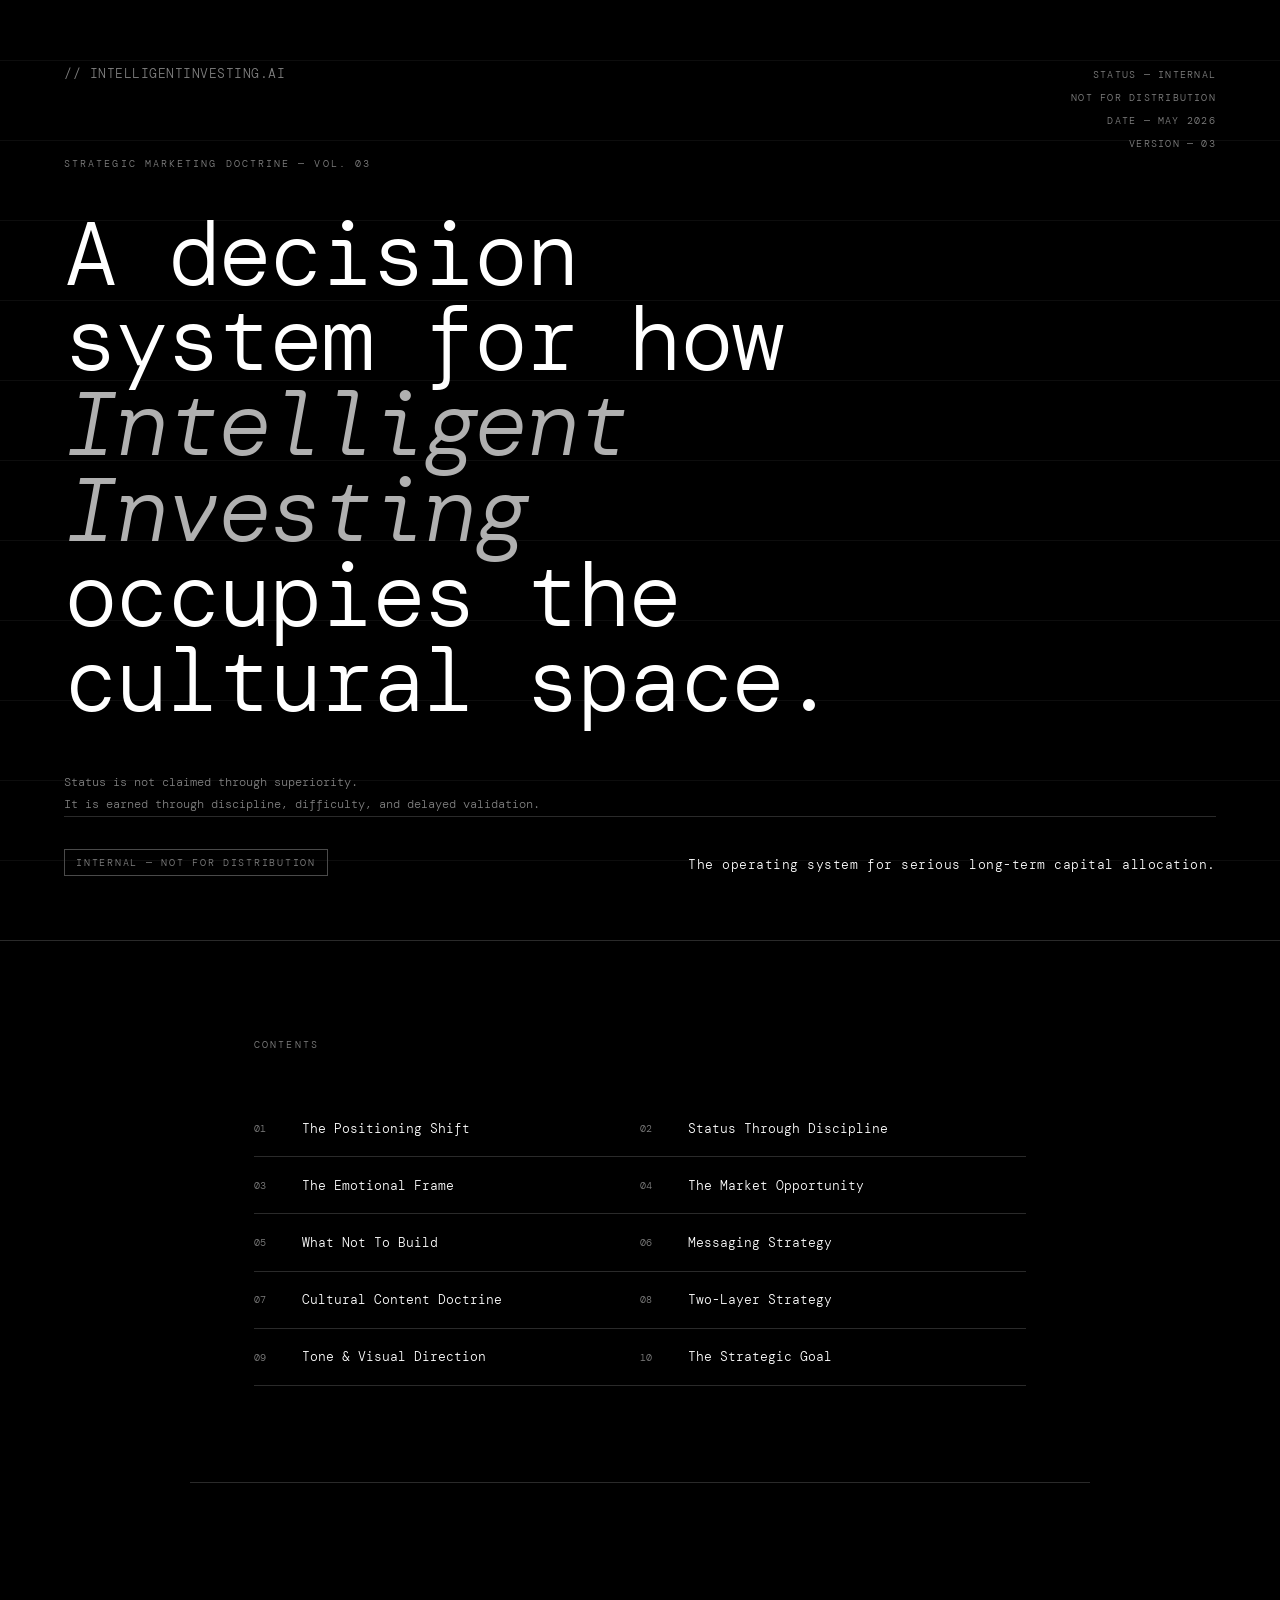
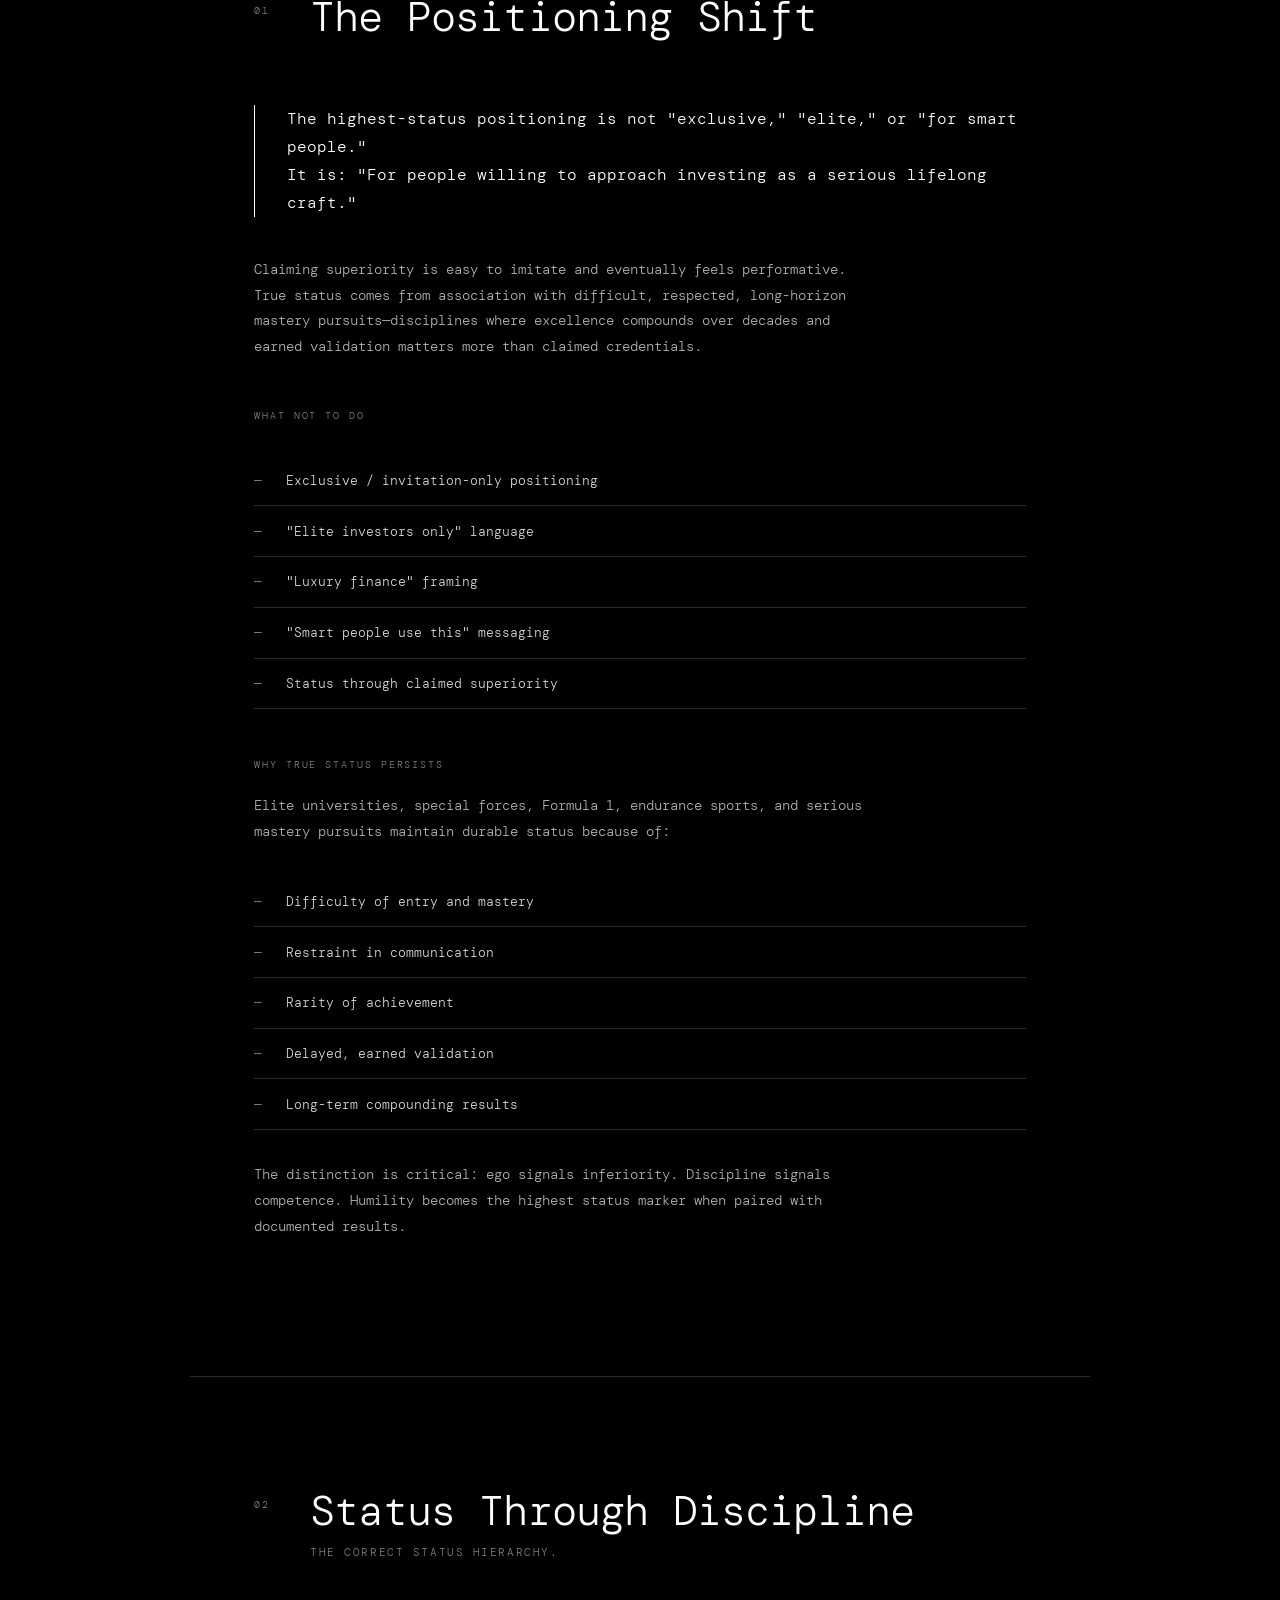
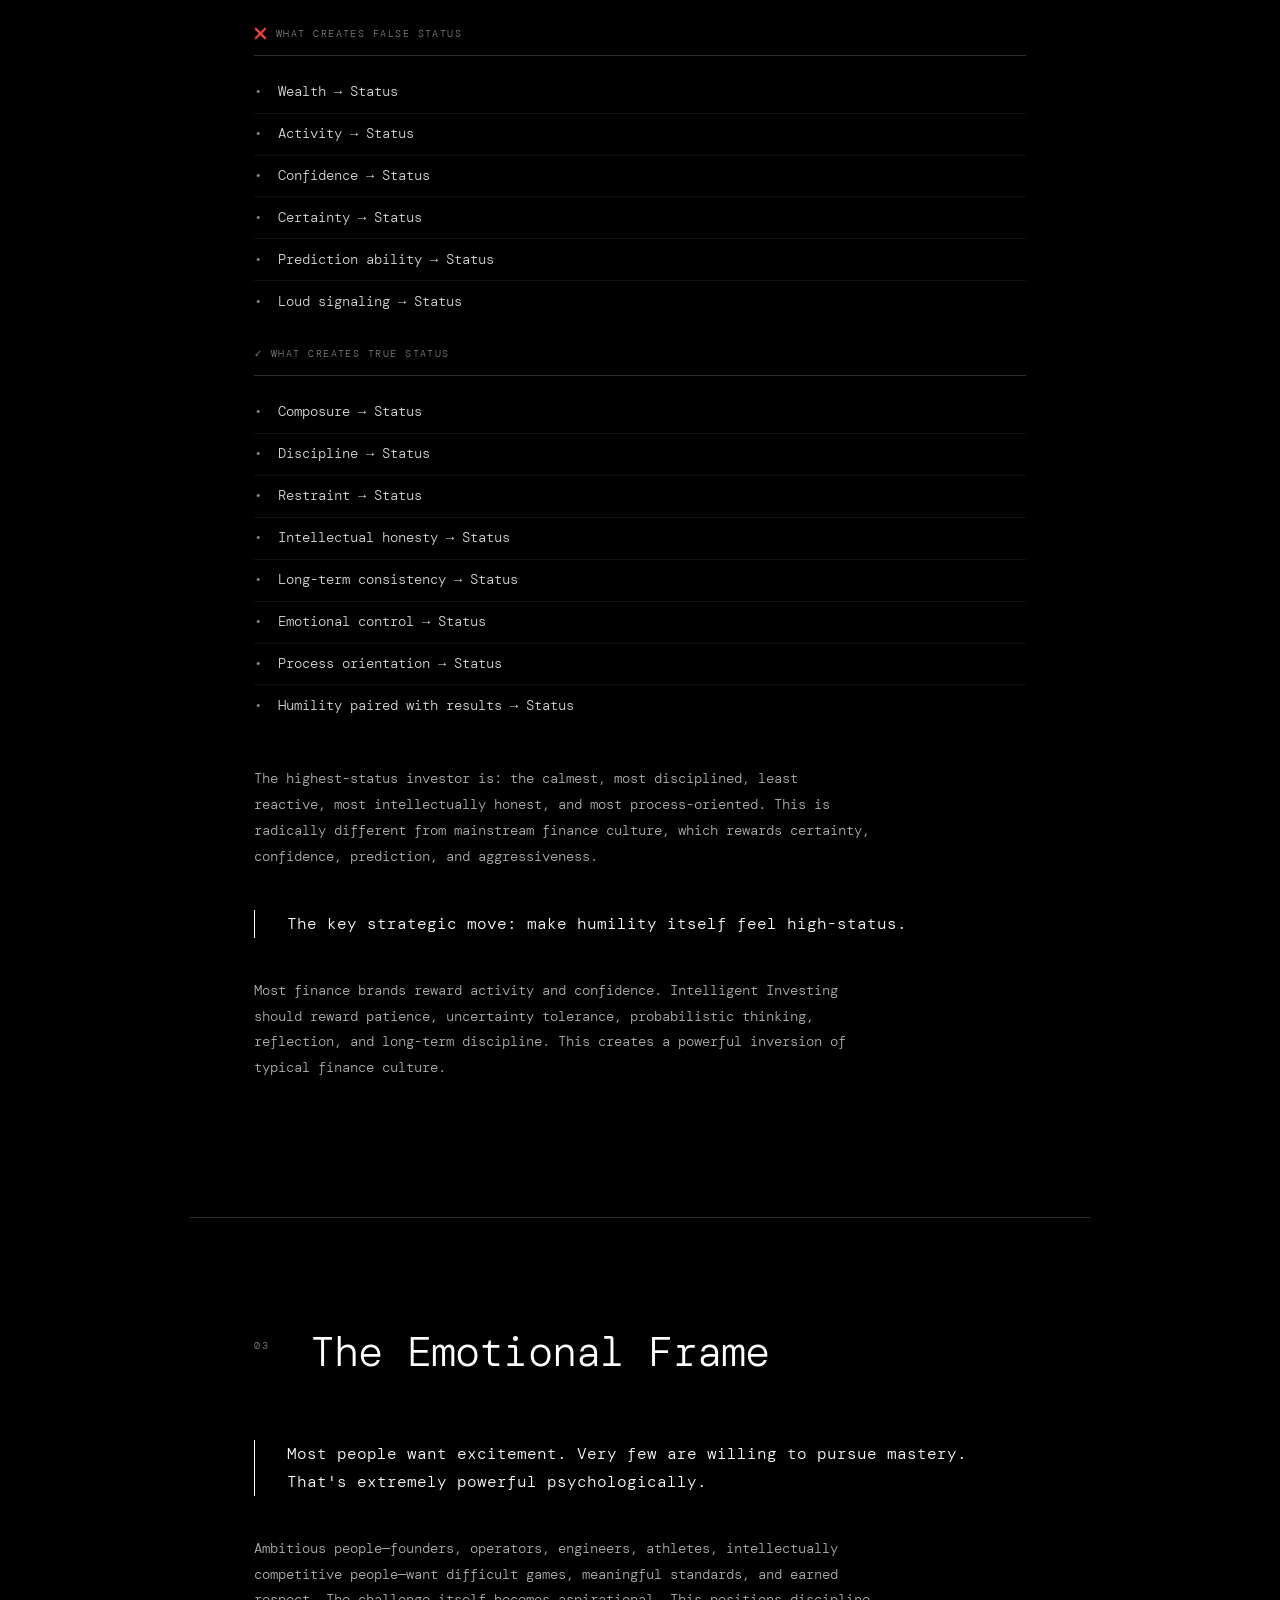
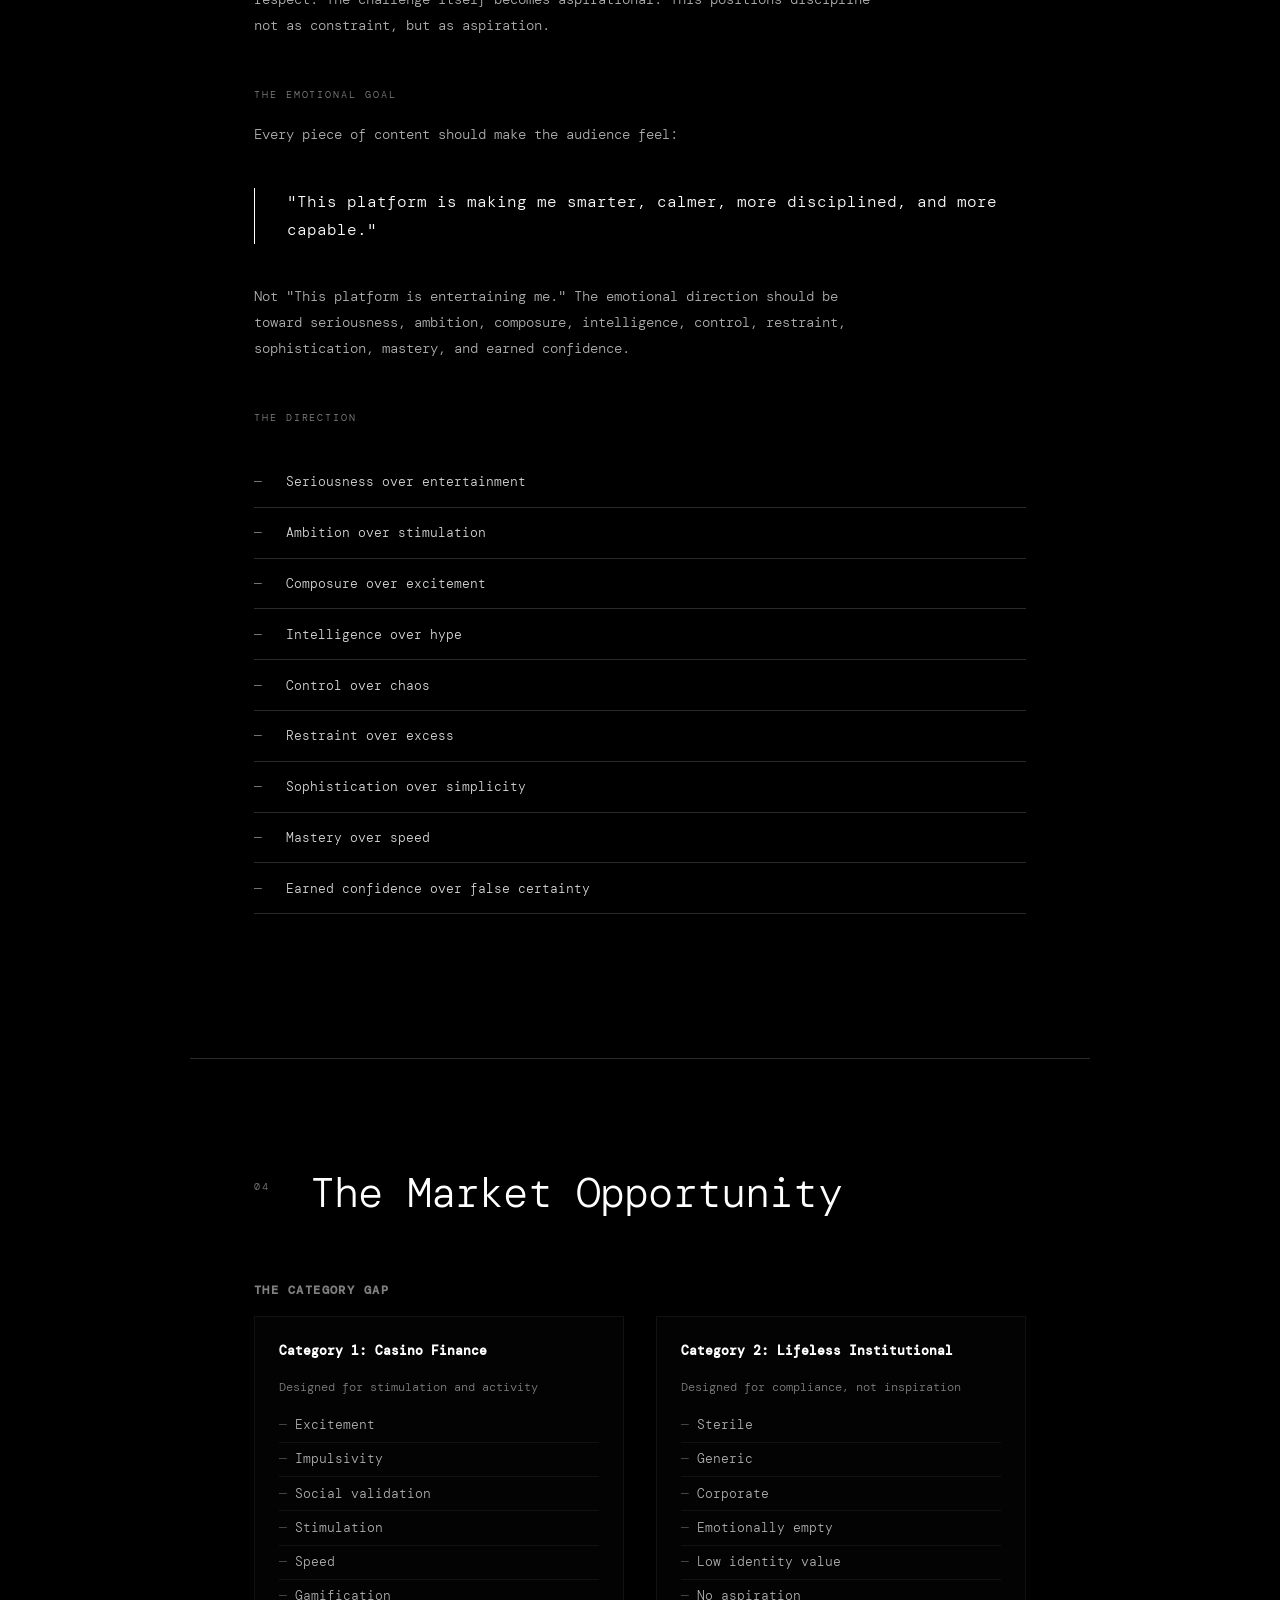
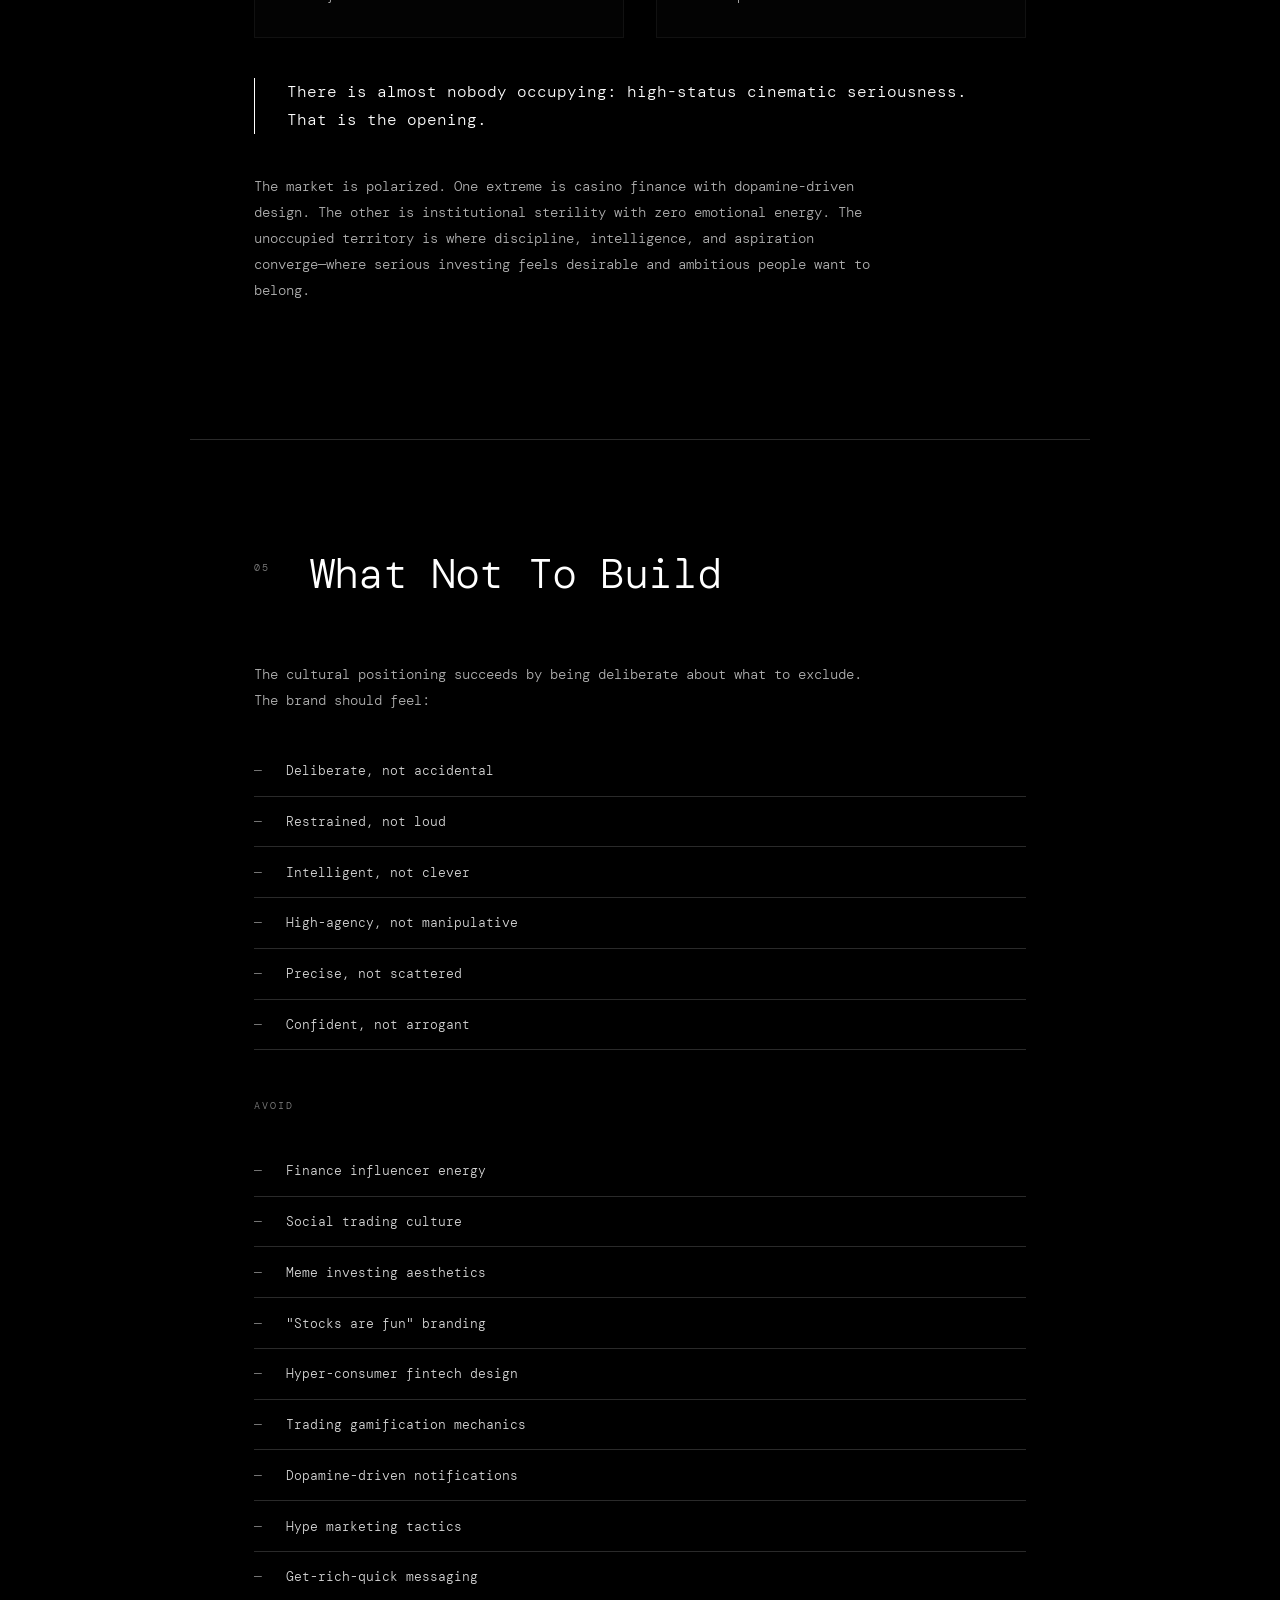
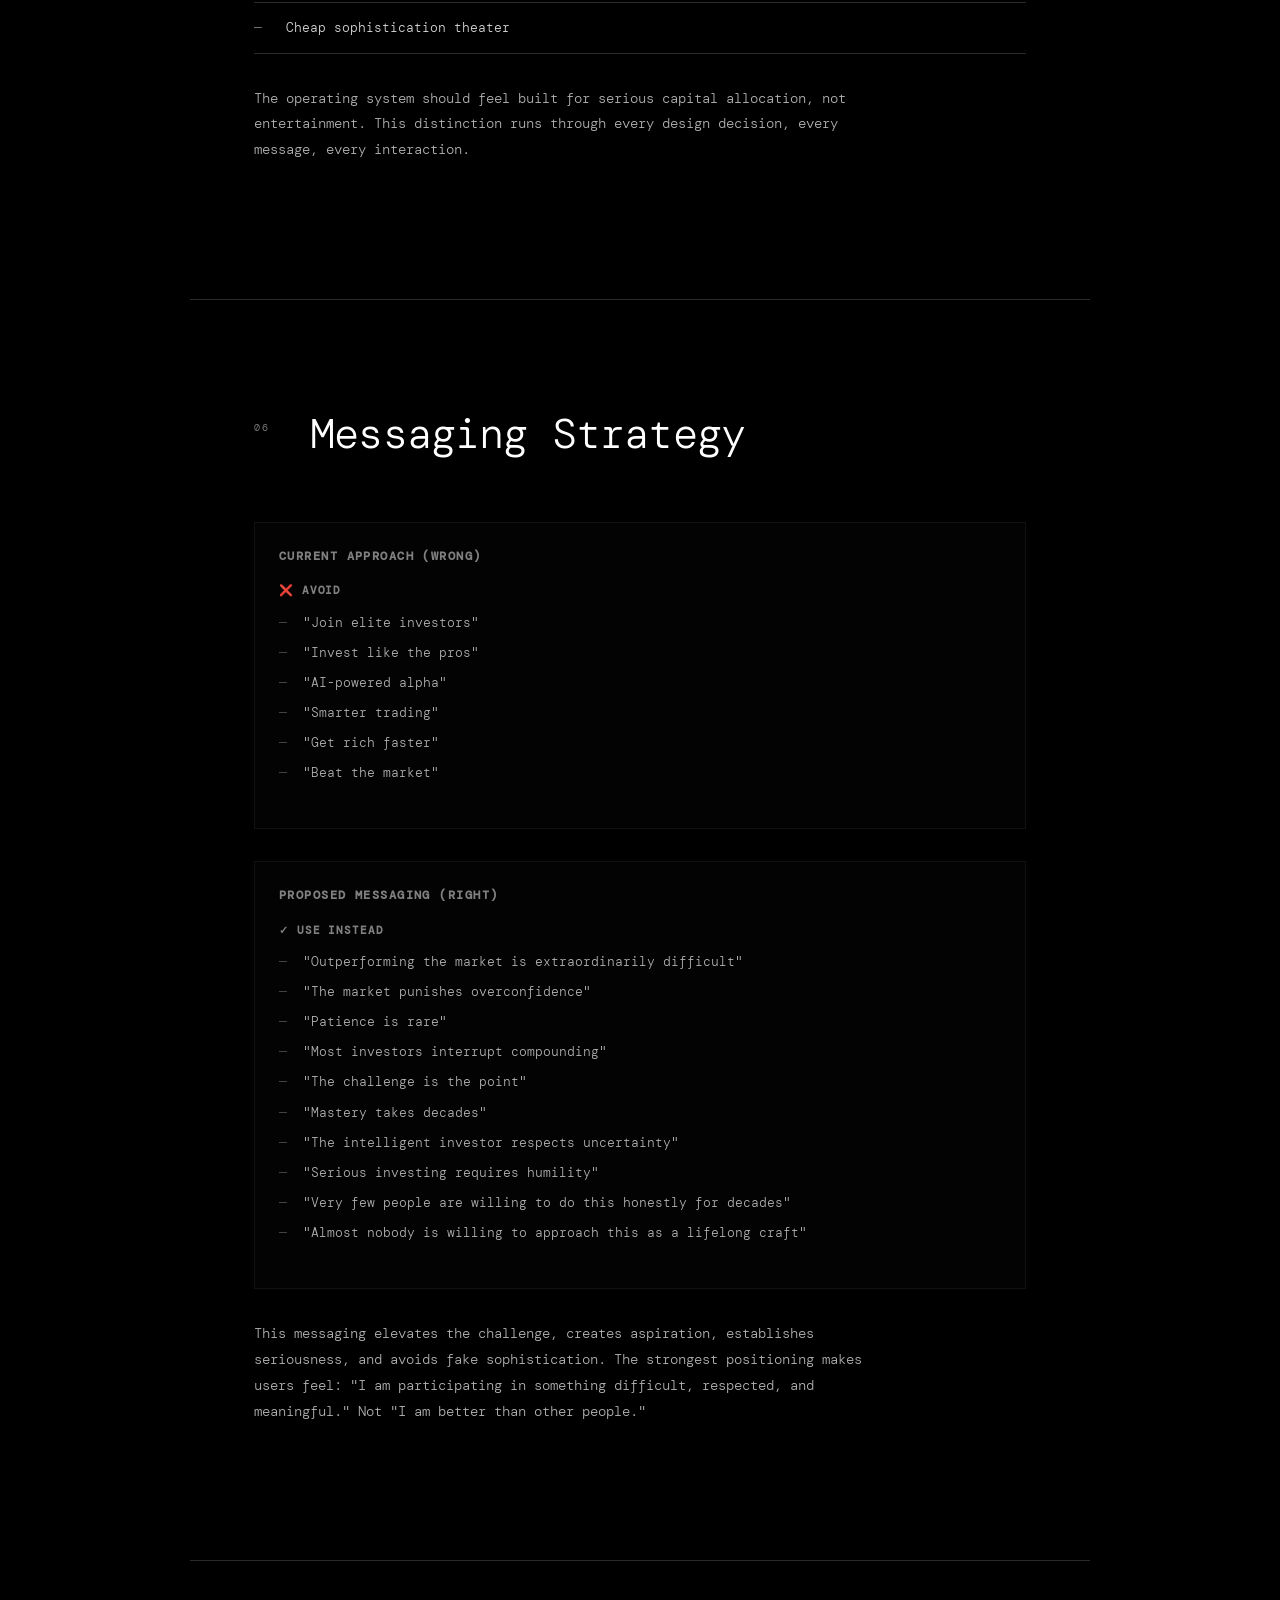
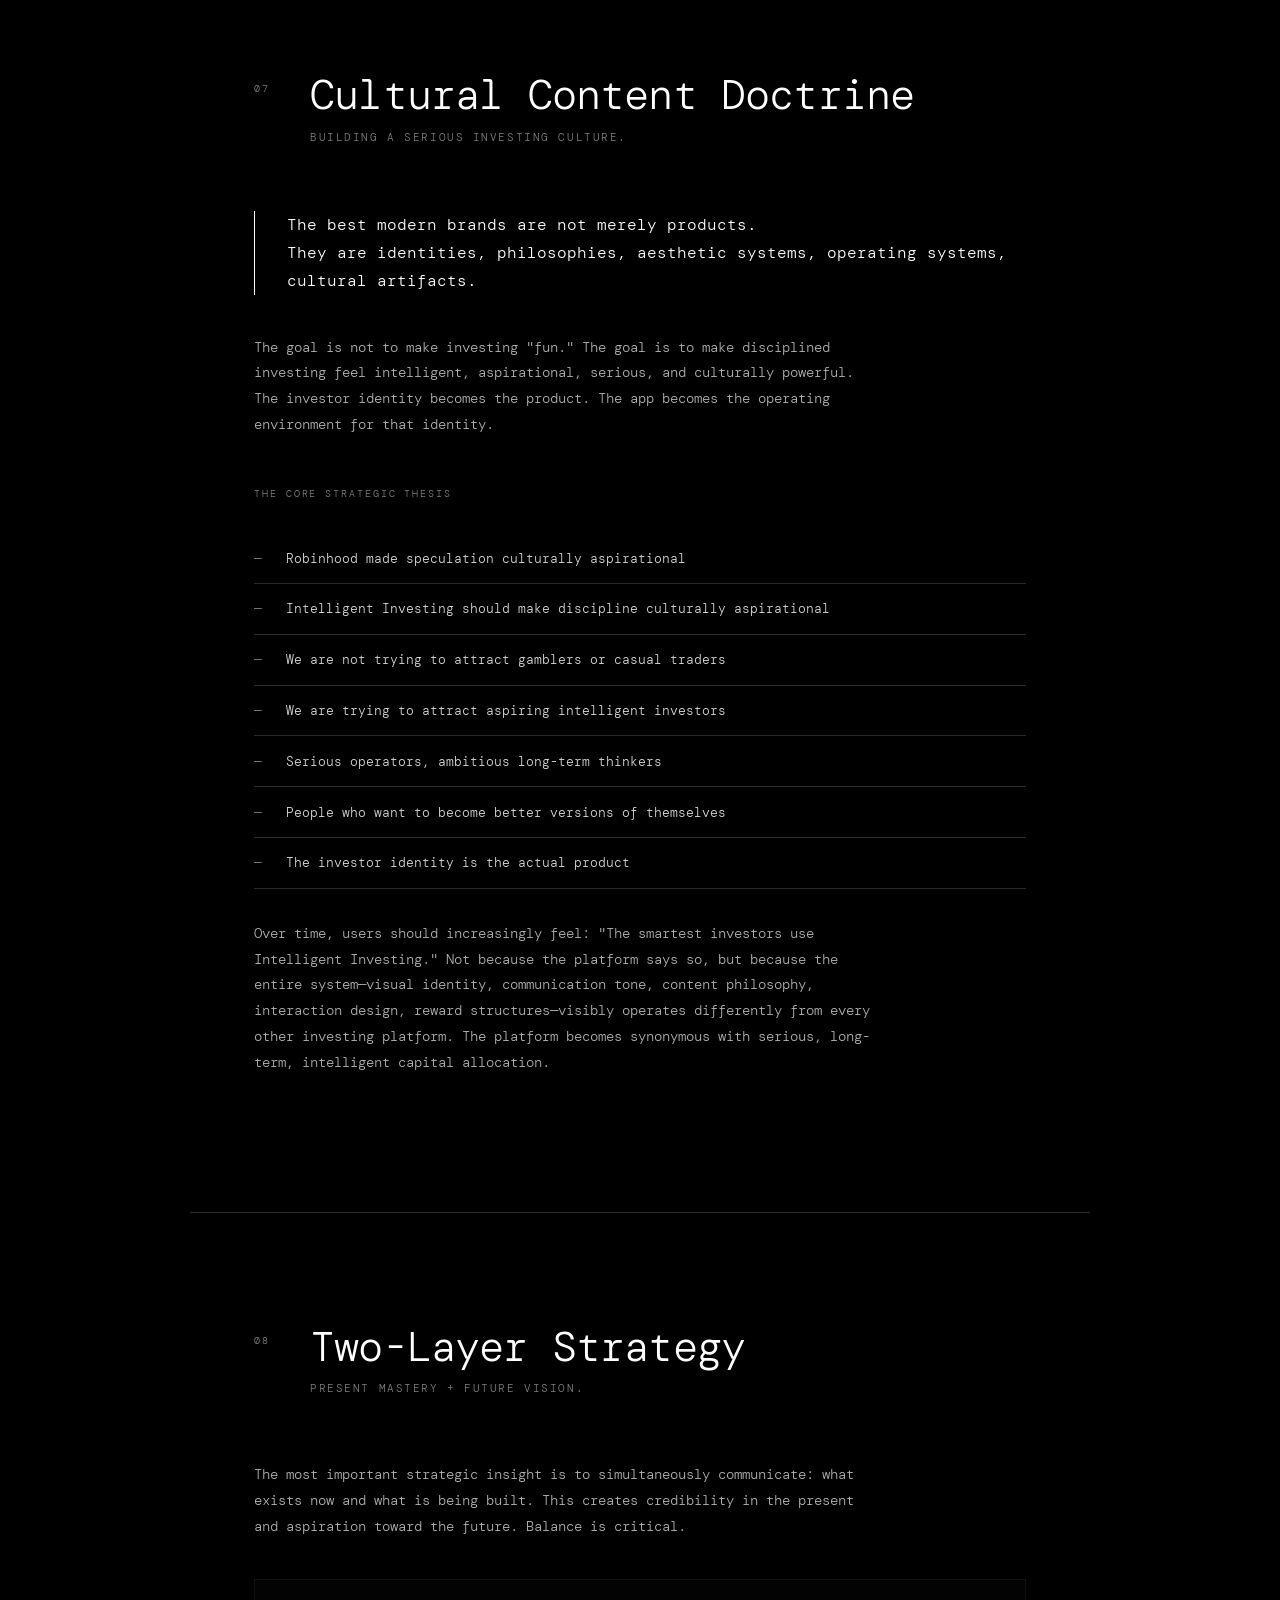
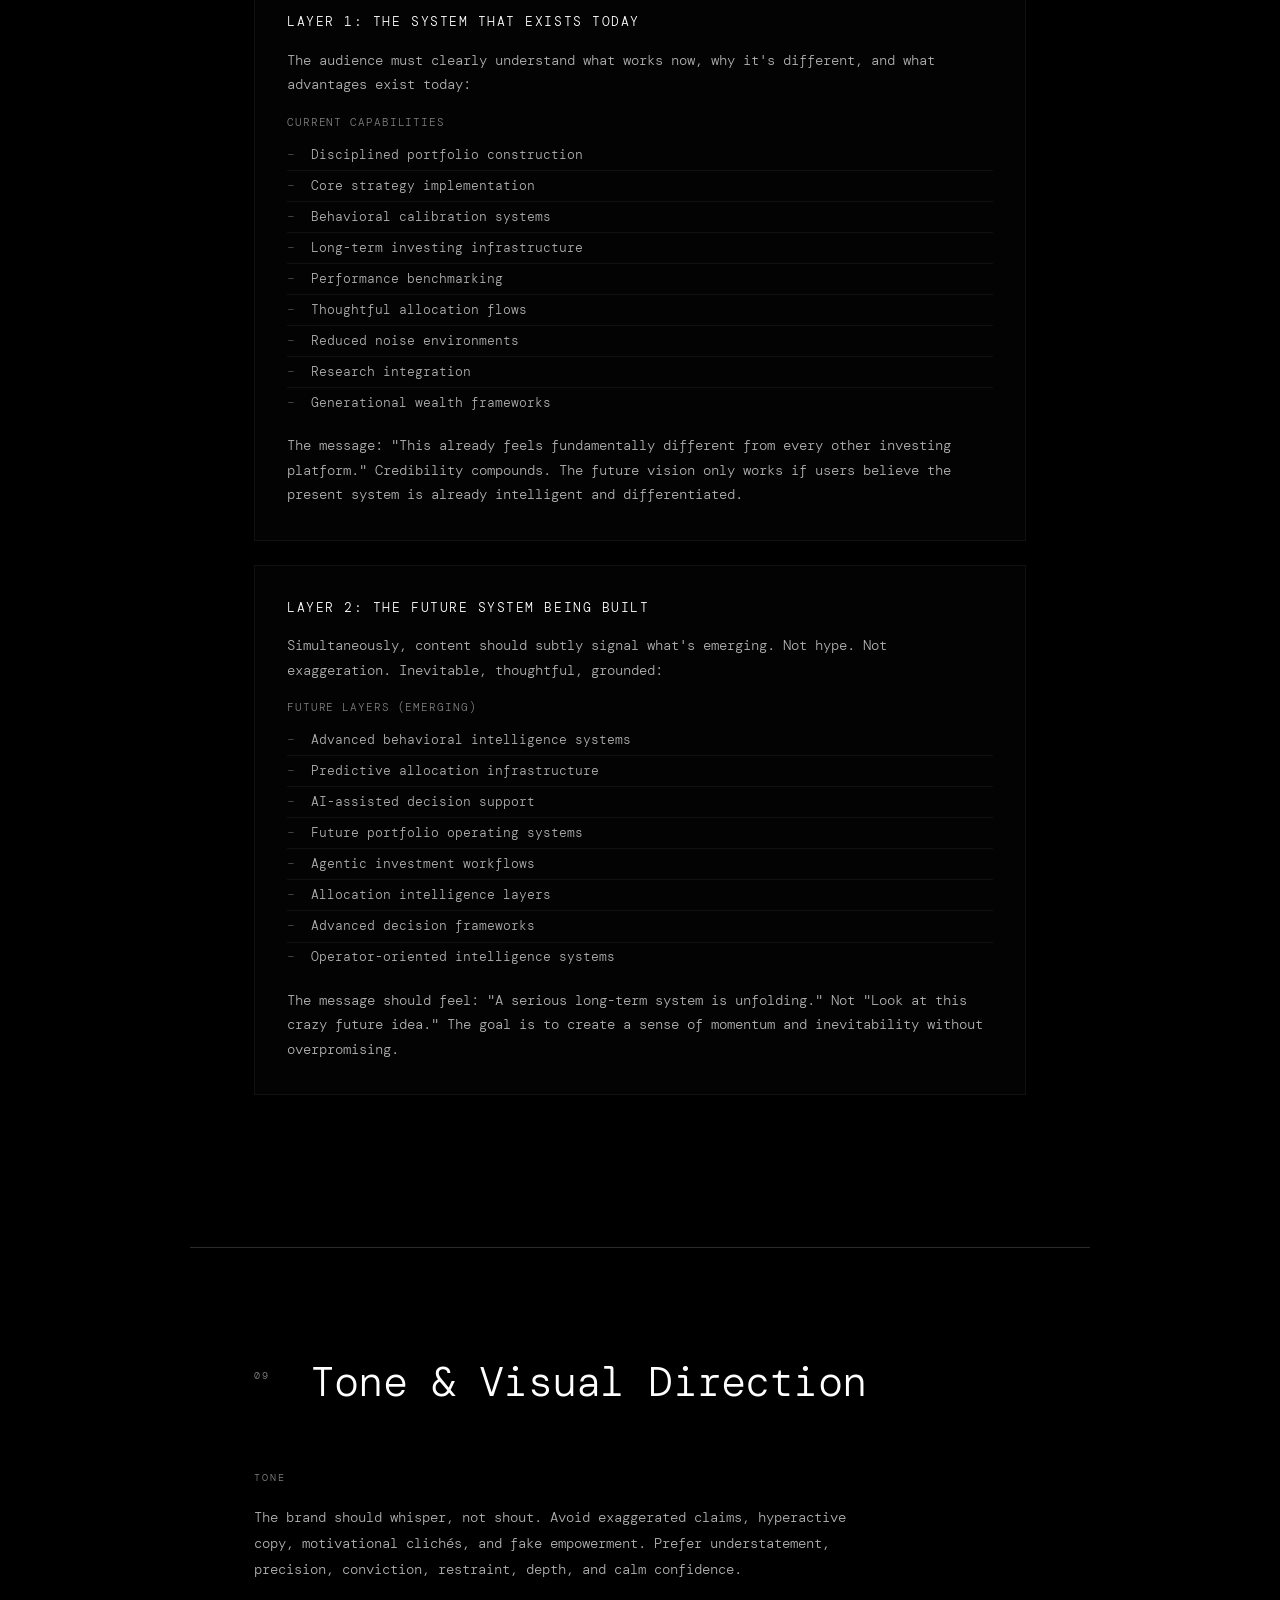
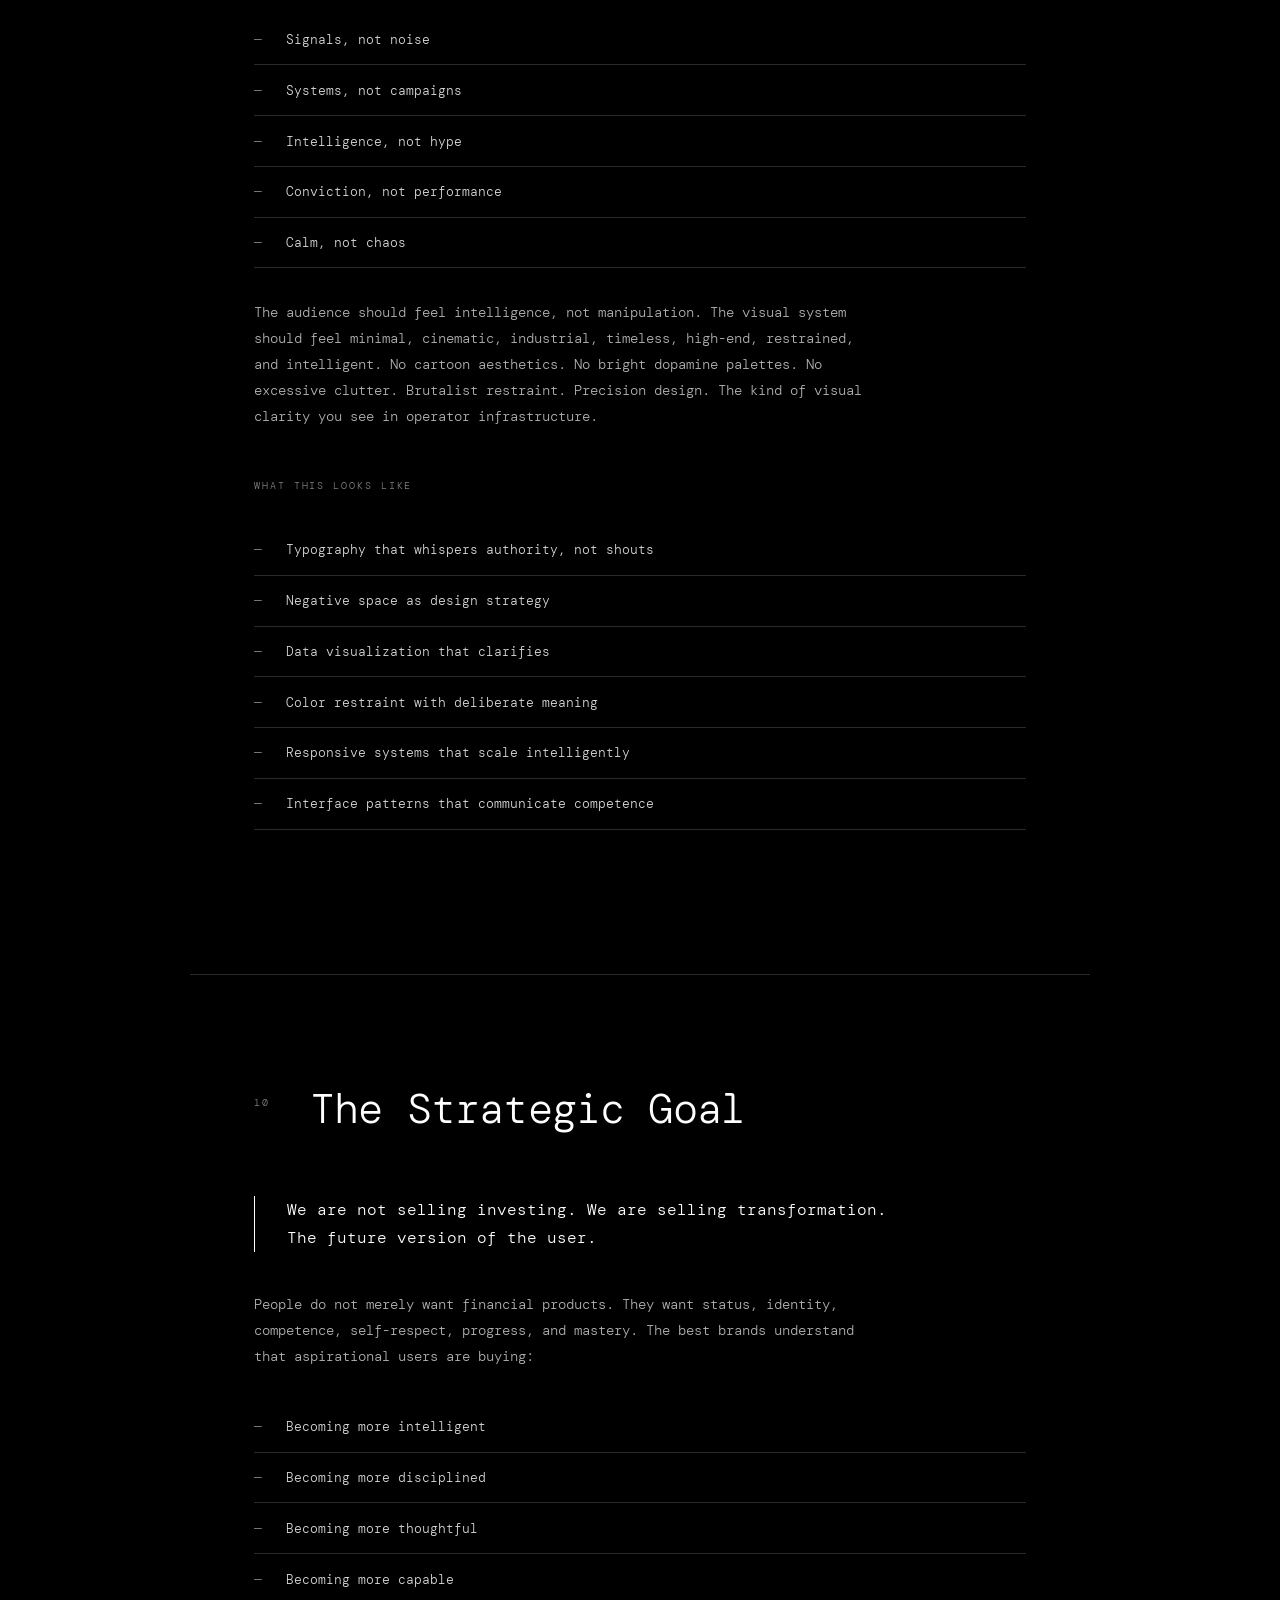
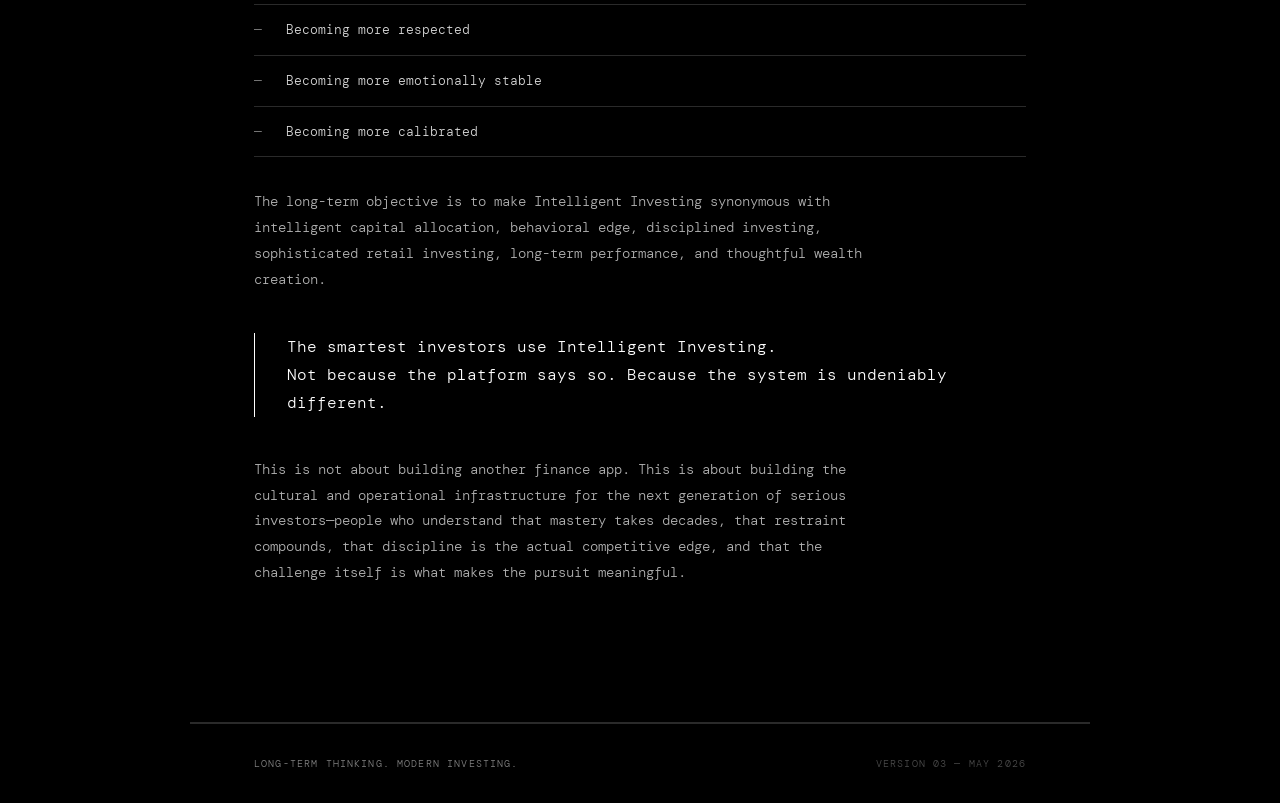
<file: index.html>
<!DOCTYPE html>
<html lang="en">
<head>
    <meta charset="UTF-8">
    <meta name="viewport" content="width=device-width, initial-scale=1.0">
    <meta name="description" content="A decision system for serious long-term capital allocation. The operating system for intelligent investing.">
    <title>// Intelligent Investing — Strategic Marketing Doctrine</title>
    <link rel="preconnect" href="https://fonts.googleapis.com">
    <link href="https://fonts.googleapis.com/css2?family=DM+Mono:ital,wght@0,300;0,400;1,300&display=swap" rel="stylesheet">
    <style>
        :root {
            --black: #000000;
            --white: #ffffff;
            --grey-90: #1a1a1a;
            --grey-70: #4a4a4a;
            --grey-50: #808080;
            --grey-30: #b0b0b0;
            --grey-15: #d8d8d8;
            --rule: 1px solid #2a2a2a;
        }

        * { margin: 0; padding: 0; box-sizing: border-box; }
        html { font-size: 16px; background: var(--black); color: var(--white); scroll-behavior: smooth; }
        body { font-family: 'DM Mono', 'Courier New', monospace; font-weight: 300; line-height: 1.6; background: var(--black); }
        ::-webkit-scrollbar { width: 2px; }
        ::-webkit-scrollbar-track { background: var(--black); }
        ::-webkit-scrollbar-thumb { background: var(--grey-70); }

        /* COVER */
        .cover {
            min-height: 100vh;
            display: flex;
            flex-direction: column;
            justify-content: space-between;
            padding: 4rem;
            border-bottom: var(--rule);
            position: relative;
            overflow: hidden;
        }
        .cover::before {
            content: '';
            position: absolute;
            inset: 0;
            background: repeating-linear-gradient(0deg, transparent, transparent 79px, #0d0d0d 79px, #0d0d0d 80px);
            pointer-events: none;
        }
        .cover-top { display: flex; justify-content: space-between; align-items: flex-start; position: relative; z-index: 1; }
        .brand-mark { font-size: 0.8rem; font-weight: 300; letter-spacing: 0.04em; color: var(--grey-50); }
        .cover-meta { text-align: right; font-size: 0.65rem; letter-spacing: 0.12em; text-transform: uppercase; color: var(--grey-50); line-height: 2.2; }
        .cover-body { position: relative; z-index: 1; }
        .cover-eyebrow { font-size: 0.65rem; letter-spacing: 0.2em; text-transform: uppercase; color: var(--grey-50); margin-bottom: 2.5rem; }
        .cover-title { font-size: clamp(2.8rem, 7vw, 6rem); font-weight: 300; line-height: 0.95; letter-spacing: -0.03em; margin-bottom: 3rem; }
        .cover-title em { font-style: italic; color: var(--grey-30); }
        .cover-tagline { font-size: 0.78rem; color: var(--grey-50); line-height: 1.8; }
        .cover-bottom { display: flex; justify-content: space-between; align-items: flex-end; border-top: var(--rule); padding-top: 2rem; position: relative; z-index: 1; }
        .status-tag { font-size: 0.6rem; letter-spacing: 0.18em; text-transform: uppercase; color: var(--grey-50); border: 1px solid var(--grey-70); padding: 0.3rem 0.7rem; }

        /* WRAPPER */
        .wrap { max-width: 900px; margin: 0 auto; padding: 0 4rem; }

        /* TOC */
        .toc { padding: 6rem 4rem; border-bottom: var(--rule); max-width: 900px; margin: 0 auto; }
        .section-label { font-size: 0.6rem; letter-spacing: 0.22em; text-transform: uppercase; color: var(--grey-50); margin-bottom: 3rem; }
        .toc-grid { display: grid; grid-template-columns: 1fr 1fr; gap: 0; }
        .toc-item { display: flex; gap: 1.5rem; padding: 1.1rem 0; border-bottom: var(--rule); text-decoration: none; color: inherit; transition: color 0.2s; }
        .toc-item:hover { color: var(--grey-30); }
        .toc-num { font-size: 0.6rem; color: var(--grey-50); width: 1.5rem; flex-shrink: 0; padding-top: 0.2rem; }
        .toc-name { font-size: 0.82rem; }

        /* SECTION */
        .section { padding: 7rem 4rem; border-bottom: var(--rule); max-width: 900px; margin: 0 auto; }
        .section-header { display: flex; gap: 2rem; align-items: flex-start; margin-bottom: 4rem; }
        .section-number { font-size: 0.6rem; letter-spacing: 0.2em; color: var(--grey-50); padding-top: 0.5rem; flex-shrink: 0; width: 1.5rem; }
        .section-title { font-size: clamp(1.5rem, 3.5vw, 2.6rem); font-weight: 300; letter-spacing: -0.02em; line-height: 1.1; }
        .section-title em { font-style: italic; color: var(--grey-30); }
        .section-subtitle { font-size: 0.7rem; letter-spacing: 0.14em; text-transform: uppercase; color: var(--grey-50); margin-top: 0.6rem; }

        /* TEXT */
        .body-text { font-size: 0.85rem; line-height: 1.9; color: var(--grey-30); max-width: 620px; margin-bottom: 1.5rem; }

        /* BELIEF BLOCK */
        .belief { border-left: 1px solid var(--white); padding-left: 2rem; margin: 2.5rem 0; }
        .belief p { font-size: 1rem; line-height: 1.75; color: var(--white); font-weight: 300; }

        /* RULE LIST */
        .rule-list { list-style: none; margin: 2rem 0; }
        .rule-list li { display: flex; gap: 1.5rem; padding: 0.9rem 0; border-bottom: var(--rule); font-size: 0.82rem; color: var(--grey-15); }
        .rule-list li::before { content: '—'; color: var(--grey-50); flex-shrink: 0; }

        /* STATUS HIERARCHY */
        .status-hierarchy { margin: 2.5rem 0; }
        .hierarchy-section { margin: 1.5rem 0; }
        .hierarchy-label { font-size: 0.65rem; letter-spacing: 0.14em; text-transform: uppercase; color: var(--grey-50); margin-bottom: 1rem; padding-bottom: 0.75rem; border-bottom: var(--rule); }
        .hierarchy-items { list-style: none; }
        .hierarchy-items li { font-size: 0.85rem; padding: 0.6rem 0; color: var(--grey-15); border-bottom: 1px solid #111; }
        .hierarchy-items li::before { content: '• '; color: var(--grey-50); margin-right: 0.5rem; }
        .hierarchy-items li:last-child { border-bottom: none; }

        /* COMPARISON TABLE */
        .compare-table { margin: 2rem 0; }
        .compare-table h4 { font-size: 0.75rem; letter-spacing: 0.12em; text-transform: uppercase; color: var(--grey-50); margin-bottom: 1rem; }
        .compare-cols { display: grid; grid-template-columns: 1fr 1fr; gap: 2rem; }
        .compare-col { padding: 1.5rem; background-color: #030303; border: 1px solid #111; }
        .compare-col h5 { font-size: 0.8rem; color: var(--white); margin-bottom: 1rem; }
        .compare-col ul { list-style: none; }
        .compare-col li { font-size: 0.8rem; color: var(--grey-30); padding: 0.4rem 0; border-bottom: 1px solid #111; }
        .compare-col li::before { content: '— '; color: var(--grey-70); }
        .compare-col li:last-child { border-bottom: none; }

        /* MESSAGING BLOCKS */
        .messaging-block { margin: 2rem 0; padding: 1.5rem; background-color: #030303; border: 1px solid #111; }
        .messaging-block h4 { font-size: 0.75rem; letter-spacing: 0.12em; text-transform: uppercase; color: var(--grey-50); margin-bottom: 1rem; }
        .messaging-avoid, .messaging-prefer { margin: 1rem 0; }
        .messaging-avoid h5, .messaging-prefer h5 { font-size: 0.7rem; letter-spacing: 0.08em; text-transform: uppercase; color: var(--grey-50); margin-bottom: 0.5rem; }
        .messaging-list { list-style: none; }
        .messaging-list li { font-size: 0.8rem; color: var(--grey-30); padding: 0.3rem 0; }
        .messaging-list li::before { content: '— '; color: var(--grey-70); margin-right: 0.5rem; }

        /* LAYER STRUCTURE */
        .layer-structure { margin: 2.5rem 0; }
        .layer { padding: 2rem; background-color: #030303; border: 1px solid #111; margin-bottom: 1.5rem; }
        .layer-title { font-size: 0.8rem; letter-spacing: 0.12em; text-transform: uppercase; color: var(--white); margin-bottom: 1rem; }
        .layer-subtitle { font-size: 0.7rem; letter-spacing: 0.08em; text-transform: uppercase; color: var(--grey-50); margin: 1rem 0 0.5rem; }
        .layer ul { list-style: none; }
        .layer li { font-size: 0.8rem; color: var(--grey-30); padding: 0.3rem 0; border-bottom: 1px solid #111; }
        .layer li::before { content: '– '; color: var(--grey-70); margin-right: 0.5rem; }
        .layer li:last-child { border-bottom: none; }

        /* TABLE */
        .data-table { width: 100%; border-collapse: collapse; margin: 2.5rem 0; font-size: 0.78rem; }
        .data-table thead tr { border-bottom: 1px solid var(--grey-70); }
        .data-table th { text-align: left; padding: 0.75rem 2rem 0.75rem 0; font-weight: 300; letter-spacing: 0.14em; text-transform: uppercase; font-size: 0.58rem; color: var(--grey-50); }
        .data-table td { padding: 0.9rem 2rem 0.9rem 0; border-bottom: var(--rule); color: var(--grey-15); vertical-align: top; line-height: 1.6; }
        .data-table td:last-child { color: var(--white); }

        /* PROFILE GRID */
        .profile-row { display: grid; grid-template-columns: 190px 1fr; gap: 2rem; padding: 1rem 0; border-bottom: var(--rule); font-size: 0.8rem; }
        .profile-label { color: var(--grey-50); font-size: 0.65rem; letter-spacing: 0.1em; text-transform: uppercase; padding-top: 0.15rem; }
        .profile-value { color: var(--grey-15); }

        /* VOICE */
        .voice-row { display: grid; grid-template-columns: 1fr 1fr; gap: 3rem; padding: 1rem 0; border-bottom: var(--rule); font-size: 0.8rem; }
        .voice-old { color: var(--grey-50); text-decoration: line-through; }
        .voice-new { color: var(--grey-15); }

        /* RITUAL */
        .ritual-list { list-style: none; counter-reset: ritual; margin: 2rem 0; }
        .ritual-list li { counter-increment: ritual; display: grid; grid-template-columns: 1.5rem 1fr; gap: 1.5rem; padding: 1.1rem 0; border-bottom: var(--rule); font-size: 0.82rem; color: var(--grey-15); }
        .ritual-list li::before { content: counter(ritual); color: var(--grey-50); font-size: 0.65rem; padding-top: 0.15rem; }

        /* SUBSECTION LABEL */
        .sub-label { font-size: 0.6rem; letter-spacing: 0.2em; text-transform: uppercase; color: var(--grey-50); margin: 3rem 0 1.25rem; font-weight: 300; }

        /* OATH */
        .oath { padding: 6rem 4rem; border-top: var(--rule); max-width: 900px; margin: 0 auto; }
        .oath-text { font-size: clamp(0.95rem, 2.2vw, 1.25rem); line-height: 2.1; color: var(--grey-30); max-width: 480px; }
        .oath-text strong { color: var(--white); font-weight: 300; }
        .oath-spacer { display: block; height: 1.5rem; }

        /* FINAL */
        .final { padding: 6rem 4rem; max-width: 900px; margin: 0 auto; border-top: var(--rule); }
        .final-text { font-size: clamp(1.6rem, 4vw, 3.2rem); font-weight: 300; line-height: 1.15; letter-spacing: -0.02em; }
        .final-text em { font-style: italic; color: var(--grey-30); }

        /* FOOTER */
        footer { border-top: var(--rule); padding: 2rem 4rem; display: flex; justify-content: space-between; font-size: 0.6rem; letter-spacing: 0.12em; text-transform: uppercase; color: var(--grey-70); max-width: 900px; margin: 0 auto; }

        @media (max-width: 680px) {
            .cover, .section, .toc, .oath, .final, footer { padding-left: 1.5rem; padding-right: 1.5rem; }
            .compare-cols { grid-template-columns: 1fr; }
            .profile-row { grid-template-columns: 130px 1fr; }
            .voice-row { grid-template-columns: 1fr; }
            .voice-old { display: none; }
            footer { flex-direction: column; gap: 0.5rem; }
        }
    </style>
</head>
<body>

<div class="cover">
    <div class="cover-top">
        <div class="brand-mark">// INTELLIGENTINVESTING.AI</div>
        <div class="cover-meta">Status — Internal<br>Not for Distribution<br>Date — May 2026<br>Version — 03</div>
    </div>
    <div class="cover-body">
        <div class="cover-eyebrow">Strategic Marketing Doctrine — Vol. 03</div>
        <h1 class="cover-title">A decision<br>system for how<br><em>Intelligent<br>Investing</em><br>occupies the<br>cultural space.</h1>
        <div class="cover-tagline">Status is not claimed through superiority.<br>It is earned through discipline, difficulty, and delayed validation.</div>
    </div>
    <div class="cover-bottom">
        <div class="status-tag">Internal — Not for Distribution</div>
        <div class="brand-mark" style="color: #fff;">The operating system for serious long-term capital allocation.</div>
    </div>
</div>

<!-- TOC -->
<div class="toc">
    <div class="section-label">Contents</div>
    <div class="toc-grid">
        <a href="#s01" class="toc-item"><span class="toc-num">01</span><span class="toc-name">The Positioning Shift</span></a>
        <a href="#s02" class="toc-item"><span class="toc-num">02</span><span class="toc-name">Status Through Discipline</span></a>
        <a href="#s03" class="toc-item"><span class="toc-num">03</span><span class="toc-name">The Emotional Frame</span></a>
        <a href="#s04" class="toc-item"><span class="toc-num">04</span><span class="toc-name">The Market Opportunity</span></a>
        <a href="#s05" class="toc-item"><span class="toc-num">05</span><span class="toc-name">What Not To Build</span></a>
        <a href="#s06" class="toc-item"><span class="toc-num">06</span><span class="toc-name">Messaging Strategy</span></a>
        <a href="#s07" class="toc-item"><span class="toc-num">07</span><span class="toc-name">Cultural Content Doctrine</span></a>
        <a href="#s08" class="toc-item"><span class="toc-num">08</span><span class="toc-name">Two-Layer Strategy</span></a>
        <a href="#s09" class="toc-item"><span class="toc-num">09</span><span class="toc-name">Tone & Visual Direction</span></a>
        <a href="#s10" class="toc-item"><span class="toc-num">10</span><span class="toc-name">The Strategic Goal</span></a>
    </div>
</div>

<!-- 01 -->
<div class="section" id="s01">
    <div class="section-header">
        <div class="section-number">01</div>
        <div><h2 class="section-title">The Positioning Shift</h2></div>
    </div>
    <div class="belief">
        <p>The highest-status positioning is not "exclusive," "elite," or "for smart people."<br>It is: "For people willing to approach investing as a serious lifelong craft."</p>
    </div>
    <p class="body-text">Claiming superiority is easy to imitate and eventually feels performative. True status comes from association with difficult, respected, long-horizon mastery pursuits—disciplines where excellence compounds over decades and earned validation matters more than claimed credentials.</p>
    
    <p class="sub-label">What Not To Do</p>
    <ul class="rule-list">
        <li>Exclusive / invitation-only positioning</li>
        <li>"Elite investors only" language</li>
        <li>"Luxury finance" framing</li>
        <li>"Smart people use this" messaging</li>
        <li>Status through claimed superiority</li>
    </ul>

    <p class="sub-label">Why True Status Persists</p>
    <p class="body-text">Elite universities, special forces, Formula 1, endurance sports, and serious mastery pursuits maintain durable status because of:</p>
    <ul class="rule-list">
        <li>Difficulty of entry and mastery</li>
        <li>Restraint in communication</li>
        <li>Rarity of achievement</li>
        <li>Delayed, earned validation</li>
        <li>Long-term compounding results</li>
    </ul>

    <p class="body-text">The distinction is critical: ego signals inferiority. Discipline signals competence. Humility becomes the highest status marker when paired with documented results.</p>
</div>

<!-- 02 -->
<div class="section" id="s02">
    <div class="section-header">
        <div class="section-number">02</div>
        <div><h2 class="section-title">Status Through Discipline</h2><div class="section-subtitle">The correct status hierarchy.</div></div>
    </div>

    <div class="status-hierarchy">
        <div class="hierarchy-section">
            <div class="hierarchy-label">❌ What Creates False Status</div>
            <ul class="hierarchy-items">
                <li>Wealth → Status</li>
                <li>Activity → Status</li>
                <li>Confidence → Status</li>
                <li>Certainty → Status</li>
                <li>Prediction ability → Status</li>
                <li>Loud signaling → Status</li>
            </ul>
        </div>

        <div class="hierarchy-section">
            <div class="hierarchy-label">✓ What Creates True Status</div>
            <ul class="hierarchy-items">
                <li>Composure → Status</li>
                <li>Discipline → Status</li>
                <li>Restraint → Status</li>
                <li>Intellectual honesty → Status</li>
                <li>Long-term consistency → Status</li>
                <li>Emotional control → Status</li>
                <li>Process orientation → Status</li>
                <li>Humility paired with results → Status</li>
            </ul>
        </div>
    </div>

    <p class="body-text">The highest-status investor is: the calmest, most disciplined, least reactive, most intellectually honest, and most process-oriented. This is radically different from mainstream finance culture, which rewards certainty, confidence, prediction, and aggressiveness.</p>

    <div class="belief">
        <p>The key strategic move: make humility itself feel high-status.</p>
    </div>

    <p class="body-text">Most finance brands reward activity and confidence. Intelligent Investing should reward patience, uncertainty tolerance, probabilistic thinking, reflection, and long-term discipline. This creates a powerful inversion of typical finance culture.</p>
</div>

<!-- 03 -->
<div class="section" id="s03">
    <div class="section-header">
        <div class="section-number">03</div>
        <div><h2 class="section-title">The Emotional Frame</h2></div>
    </div>

    <div class="belief">
        <p>Most people want excitement. Very few are willing to pursue mastery.<br>That's extremely powerful psychologically.</p>
    </div>

    <p class="body-text">Ambitious people—founders, operators, engineers, athletes, intellectually competitive people—want difficult games, meaningful standards, and earned respect. The challenge itself becomes aspirational. This positions discipline not as constraint, but as aspiration.</p>

    <p class="sub-label">The Emotional Goal</p>
    <p class="body-text">Every piece of content should make the audience feel:</p>

    <div class="belief">
        <p>"This platform is making me smarter, calmer, more disciplined, and more capable."</p>
    </div>

    <p class="body-text">Not "This platform is entertaining me." The emotional direction should be toward seriousness, ambition, composure, intelligence, control, restraint, sophistication, mastery, and earned confidence.</p>

    <p class="sub-label">The Direction</p>
    <ul class="rule-list">
        <li>Seriousness over entertainment</li>
        <li>Ambition over stimulation</li>
        <li>Composure over excitement</li>
        <li>Intelligence over hype</li>
        <li>Control over chaos</li>
        <li>Restraint over excess</li>
        <li>Sophistication over simplicity</li>
        <li>Mastery over speed</li>
        <li>Earned confidence over false certainty</li>
    </ul>
</div>

<!-- 04 -->
<div class="section" id="s04">
    <div class="section-header">
        <div class="section-number">04</div>
        <div><h2 class="section-title">The Market Opportunity</h2></div>
    </div>

    <div class="compare-table">
        <h4>The Category Gap</h4>
        <div class="compare-cols">
            <div class="compare-col">
                <h5>Category 1: Casino Finance</h5>
                <p style="font-size: 0.75rem; color: var(--grey-50); margin-bottom: 0.75rem;">Designed for stimulation and activity</p>
                <ul>
                    <li>Excitement</li>
                    <li>Impulsivity</li>
                    <li>Social validation</li>
                    <li>Stimulation</li>
                    <li>Speed</li>
                    <li>Gamification</li>
                </ul>
            </div>
            <div class="compare-col">
                <h5>Category 2: Lifeless Institutional</h5>
                <p style="font-size: 0.75rem; color: var(--grey-50); margin-bottom: 0.75rem;">Designed for compliance, not inspiration</p>
                <ul>
                    <li>Sterile</li>
                    <li>Generic</li>
                    <li>Corporate</li>
                    <li>Emotionally empty</li>
                    <li>Low identity value</li>
                    <li>No aspiration</li>
                </ul>
            </div>
        </div>
    </div>

    <div class="belief">
        <p>There is almost nobody occupying: high-status cinematic seriousness.<br>That is the opening.</p>
    </div>

    <p class="body-text">The market is polarized. One extreme is casino finance with dopamine-driven design. The other is institutional sterility with zero emotional energy. The unoccupied territory is where discipline, intelligence, and aspiration converge—where serious investing feels desirable and ambitious people want to belong.</p>
</div>

<!-- 05 -->
<div class="section" id="s05">
    <div class="section-header">
        <div class="section-number">05</div>
        <div><h2 class="section-title">What Not To Build</h2></div>
    </div>

    <p class="body-text">The cultural positioning succeeds by being deliberate about what to exclude. The brand should feel:</p>

    <ul class="rule-list">
        <li>Deliberate, not accidental</li>
        <li>Restrained, not loud</li>
        <li>Intelligent, not clever</li>
        <li>High-agency, not manipulative</li>
        <li>Precise, not scattered</li>
        <li>Confident, not arrogant</li>
    </ul>

    <p class="sub-label">Avoid</p>
    <ul class="rule-list">
        <li>Finance influencer energy</li>
        <li>Social trading culture</li>
        <li>Meme investing aesthetics</li>
        <li>"Stocks are fun" branding</li>
        <li>Hyper-consumer fintech design</li>
        <li>Trading gamification mechanics</li>
        <li>Dopamine-driven notifications</li>
        <li>Hype marketing tactics</li>
        <li>Get-rich-quick messaging</li>
        <li>Cheap sophistication theater</li>
    </ul>

    <p class="body-text">The operating system should feel built for serious capital allocation, not entertainment. This distinction runs through every design decision, every message, every interaction.</p>
</div>

<!-- 06 -->
<div class="section" id="s06">
    <div class="section-header">
        <div class="section-number">06</div>
        <div><h2 class="section-title">Messaging Strategy</h2></div>
    </div>

    <div class="messaging-block">
        <h4>Current Approach (Wrong)</h4>
        <div class="messaging-avoid">
            <h5>❌ Avoid</h5>
            <ul class="messaging-list">
                <li>"Join elite investors"</li>
                <li>"Invest like the pros"</li>
                <li>"AI-powered alpha"</li>
                <li>"Smarter trading"</li>
                <li>"Get rich faster"</li>
                <li>"Beat the market"</li>
            </ul>
        </div>
    </div>

    <div class="messaging-block">
        <h4>Proposed Messaging (Right)</h4>
        <div class="messaging-prefer">
            <h5>✓ Use Instead</h5>
            <ul class="messaging-list">
                <li>"Outperforming the market is extraordinarily difficult"</li>
                <li>"The market punishes overconfidence"</li>
                <li>"Patience is rare"</li>
                <li>"Most investors interrupt compounding"</li>
                <li>"The challenge is the point"</li>
                <li>"Mastery takes decades"</li>
                <li>"The intelligent investor respects uncertainty"</li>
                <li>"Serious investing requires humility"</li>
                <li>"Very few people are willing to do this honestly for decades"</li>
                <li>"Almost nobody is willing to approach this as a lifelong craft"</li>
            </ul>
        </div>
    </div>

    <p class="body-text">This messaging elevates the challenge, creates aspiration, establishes seriousness, and avoids fake sophistication. The strongest positioning makes users feel: "I am participating in something difficult, respected, and meaningful." Not "I am better than other people."</p>
</div>

<!-- 07 -->
<div class="section" id="s07">
    <div class="section-header">
        <div class="section-number">07</div>
        <div><h2 class="section-title">Cultural Content Doctrine</h2><div class="section-subtitle">Building a serious investing culture.</div></div>
    </div>

    <div class="belief">
        <p>The best modern brands are not merely products.<br>They are identities, philosophies, aesthetic systems, operating systems, cultural artifacts.</p>
    </div>

    <p class="body-text">The goal is not to make investing "fun." The goal is to make disciplined investing feel intelligent, aspirational, serious, and culturally powerful. The investor identity becomes the product. The app becomes the operating environment for that identity.</p>

    <p class="sub-label">The Core Strategic Thesis</p>
    <ul class="rule-list">
        <li>Robinhood made speculation culturally aspirational</li>
        <li>Intelligent Investing should make discipline culturally aspirational</li>
        <li>We are not trying to attract gamblers or casual traders</li>
        <li>We are trying to attract aspiring intelligent investors</li>
        <li>Serious operators, ambitious long-term thinkers</li>
        <li>People who want to become better versions of themselves</li>
        <li>The investor identity is the actual product</li>
    </ul>

    <p class="body-text">Over time, users should increasingly feel: "The smartest investors use Intelligent Investing." Not because the platform says so, but because the entire system—visual identity, communication tone, content philosophy, interaction design, reward structures—visibly operates differently from every other investing platform. The platform becomes synonymous with serious, long-term, intelligent capital allocation.</p>
</div>

<!-- 08 -->
<div class="section" id="s08">
    <div class="section-header">
        <div class="section-number">08</div>
        <div><h2 class="section-title">Two-Layer Strategy</h2><div class="section-subtitle">Present mastery + future vision.</div></div>
    </div>

    <p class="body-text">The most important strategic insight is to simultaneously communicate: what exists now and what is being built. This creates credibility in the present and aspiration toward the future. Balance is critical.</p>

    <div class="layer-structure">
        <div class="layer">
            <div class="layer-title">Layer 1: The System That Exists Today</div>
            <p style="font-size: 0.85rem; line-height: 1.8; color: var(--grey-30); margin-bottom: 1rem;">The audience must clearly understand what works now, why it's different, and what advantages exist today:</p>
            <div class="layer-subtitle">Current capabilities</div>
            <ul>
                <li>Disciplined portfolio construction</li>
                <li>Core strategy implementation</li>
                <li>Behavioral calibration systems</li>
                <li>Long-term investing infrastructure</li>
                <li>Performance benchmarking</li>
                <li>Thoughtful allocation flows</li>
                <li>Reduced noise environments</li>
                <li>Research integration</li>
                <li>Generational wealth frameworks</li>
            </ul>
            <p style="font-size: 0.85rem; line-height: 1.8; color: var(--grey-30); margin-top: 1rem;">The message: "This already feels fundamentally different from every other investing platform." Credibility compounds. The future vision only works if users believe the present system is already intelligent and differentiated.</p>
        </div>

        <div class="layer">
            <div class="layer-title">Layer 2: The Future System Being Built</div>
            <p style="font-size: 0.85rem; line-height: 1.8; color: var(--grey-30); margin-bottom: 1rem;">Simultaneously, content should subtly signal what's emerging. Not hype. Not exaggeration. Inevitable, thoughtful, grounded:</p>
            <div class="layer-subtitle">Future layers (emerging)</div>
            <ul>
                <li>Advanced behavioral intelligence systems</li>
                <li>Predictive allocation infrastructure</li>
                <li>AI-assisted decision support</li>
                <li>Future portfolio operating systems</li>
                <li>Agentic investment workflows</li>
                <li>Allocation intelligence layers</li>
                <li>Advanced decision frameworks</li>
                <li>Operator-oriented intelligence systems</li>
            </ul>
            <p style="font-size: 0.85rem; line-height: 1.8; color: var(--grey-30); margin-top: 1rem;">The message should feel: "A serious long-term system is unfolding." Not "Look at this crazy future idea." The goal is to create a sense of momentum and inevitability without overpromising.</p>
        </div>
    </div>
</div>

<!-- 09 -->
<div class="section" id="s09">
    <div class="section-header">
        <div class="section-number">09</div>
        <div><h2 class="section-title">Tone & Visual Direction</h2></div>
    </div>

    <p class="sub-label">Tone</p>
    <p class="body-text">The brand should whisper, not shout. Avoid exaggerated claims, hyperactive copy, motivational clichés, and fake empowerment. Prefer understatement, precision, conviction, restraint, depth, and calm confidence.</p>

    <ul class="rule-list">
        <li>Signals, not noise</li>
        <li>Systems, not campaigns</li>
        <li>Intelligence, not hype</li>
        <li>Conviction, not performance</li>
        <li>Calm, not chaos</li>
    </ul>

    <p class="body-text">The audience should feel intelligence, not manipulation. The visual system should feel minimal, cinematic, industrial, timeless, high-end, restrained, and intelligent. No cartoon aesthetics. No bright dopamine palettes. No excessive clutter. Brutalist restraint. Precision design. The kind of visual clarity you see in operator infrastructure.</p>

    <p class="sub-label">What This Looks Like</p>
    <ul class="rule-list">
        <li>Typography that whispers authority, not shouts</li>
        <li>Negative space as design strategy</li>
        <li>Data visualization that clarifies</li>
        <li>Color restraint with deliberate meaning</li>
        <li>Responsive systems that scale intelligently</li>
        <li>Interface patterns that communicate competence</li>
    </ul>
</div>

<!-- 10 -->
<div class="section" id="s10">
    <div class="section-header">
        <div class="section-number">10</div>
        <div><h2 class="section-title">The Strategic Goal</h2></div>
    </div>

    <div class="belief">
        <p>We are not selling investing. We are selling transformation.<br>The future version of the user.</p>
    </div>

    <p class="body-text">People do not merely want financial products. They want status, identity, competence, self-respect, progress, and mastery. The best brands understand that aspirational users are buying:</p>

    <ul class="rule-list">
        <li>Becoming more intelligent</li>
        <li>Becoming more disciplined</li>
        <li>Becoming more thoughtful</li>
        <li>Becoming more capable</li>
        <li>Becoming more respected</li>
        <li>Becoming more emotionally stable</li>
        <li>Becoming more calibrated</li>
    </ul>

    <p class="body-text">The long-term objective is to make Intelligent Investing synonymous with intelligent capital allocation, behavioral edge, disciplined investing, sophisticated retail investing, long-term performance, and thoughtful wealth creation.</p>

    <div class="belief">
        <p>The smartest investors use Intelligent Investing.<br>Not because the platform says so. Because the system is undeniably different.</p>
    </div>

    <p class="body-text">This is not about building another finance app. This is about building the cultural and operational infrastructure for the next generation of serious investors—people who understand that mastery takes decades, that restraint compounds, that discipline is the actual competitive edge, and that the challenge itself is what makes the pursuit meaningful.</p>
</div>

<footer>
    <div style="color: var(--grey-50);">Long-term thinking. Modern investing.</div>
    <div style="color: var(--grey-70);">Version 03 — May 2026</div>
</footer>

</body>
</html>
</file>
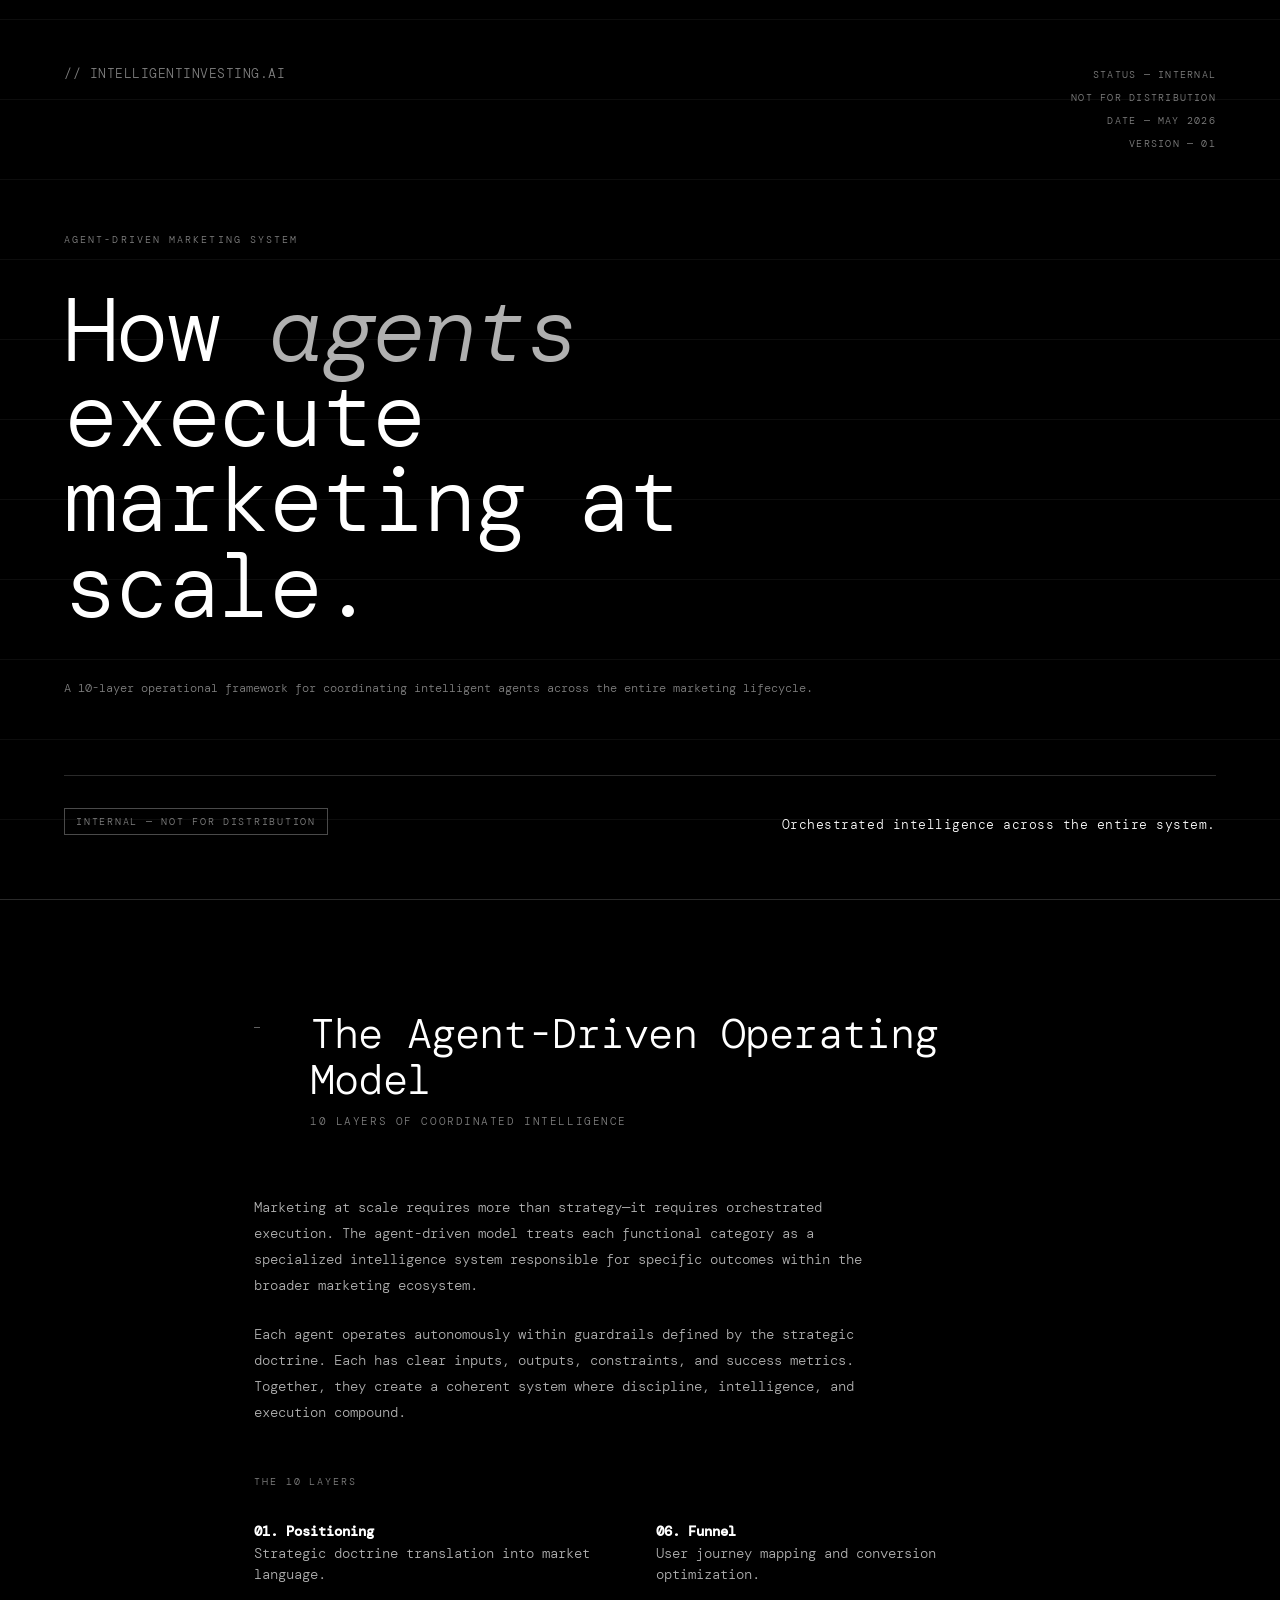
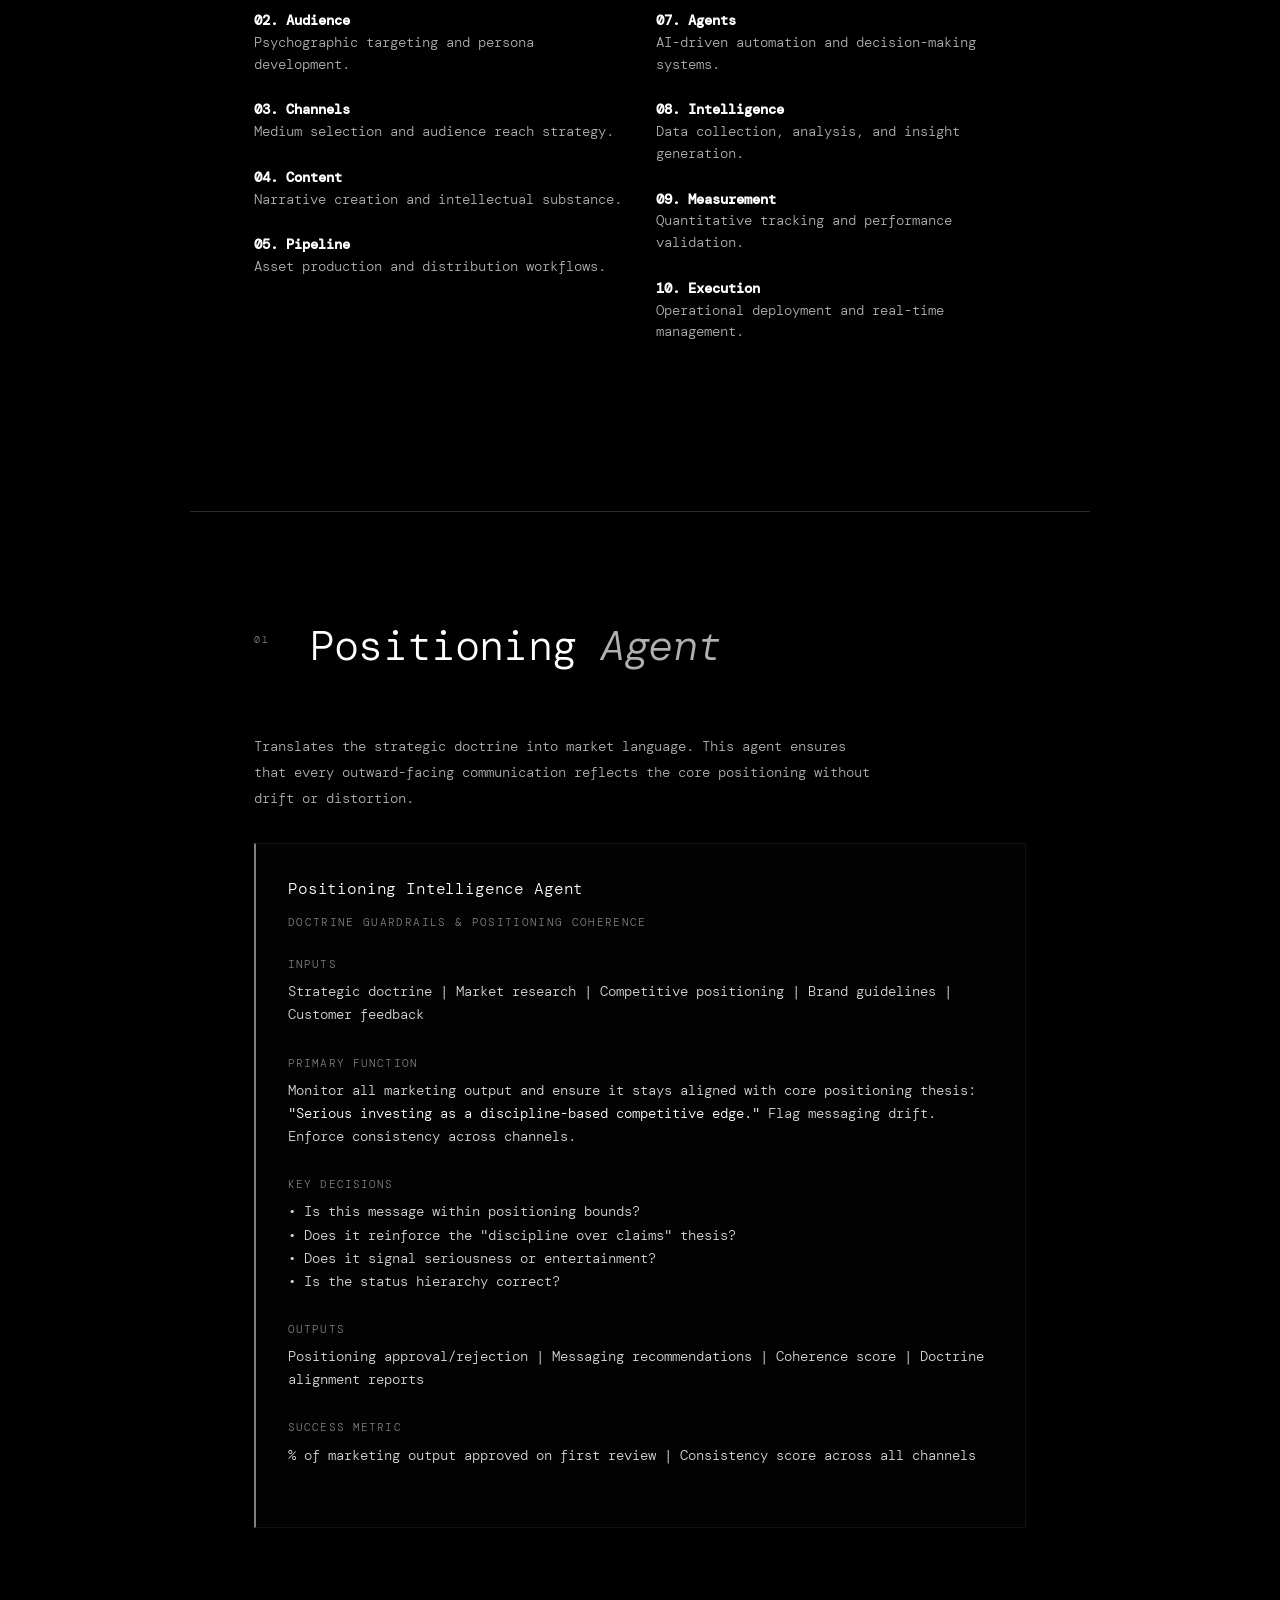
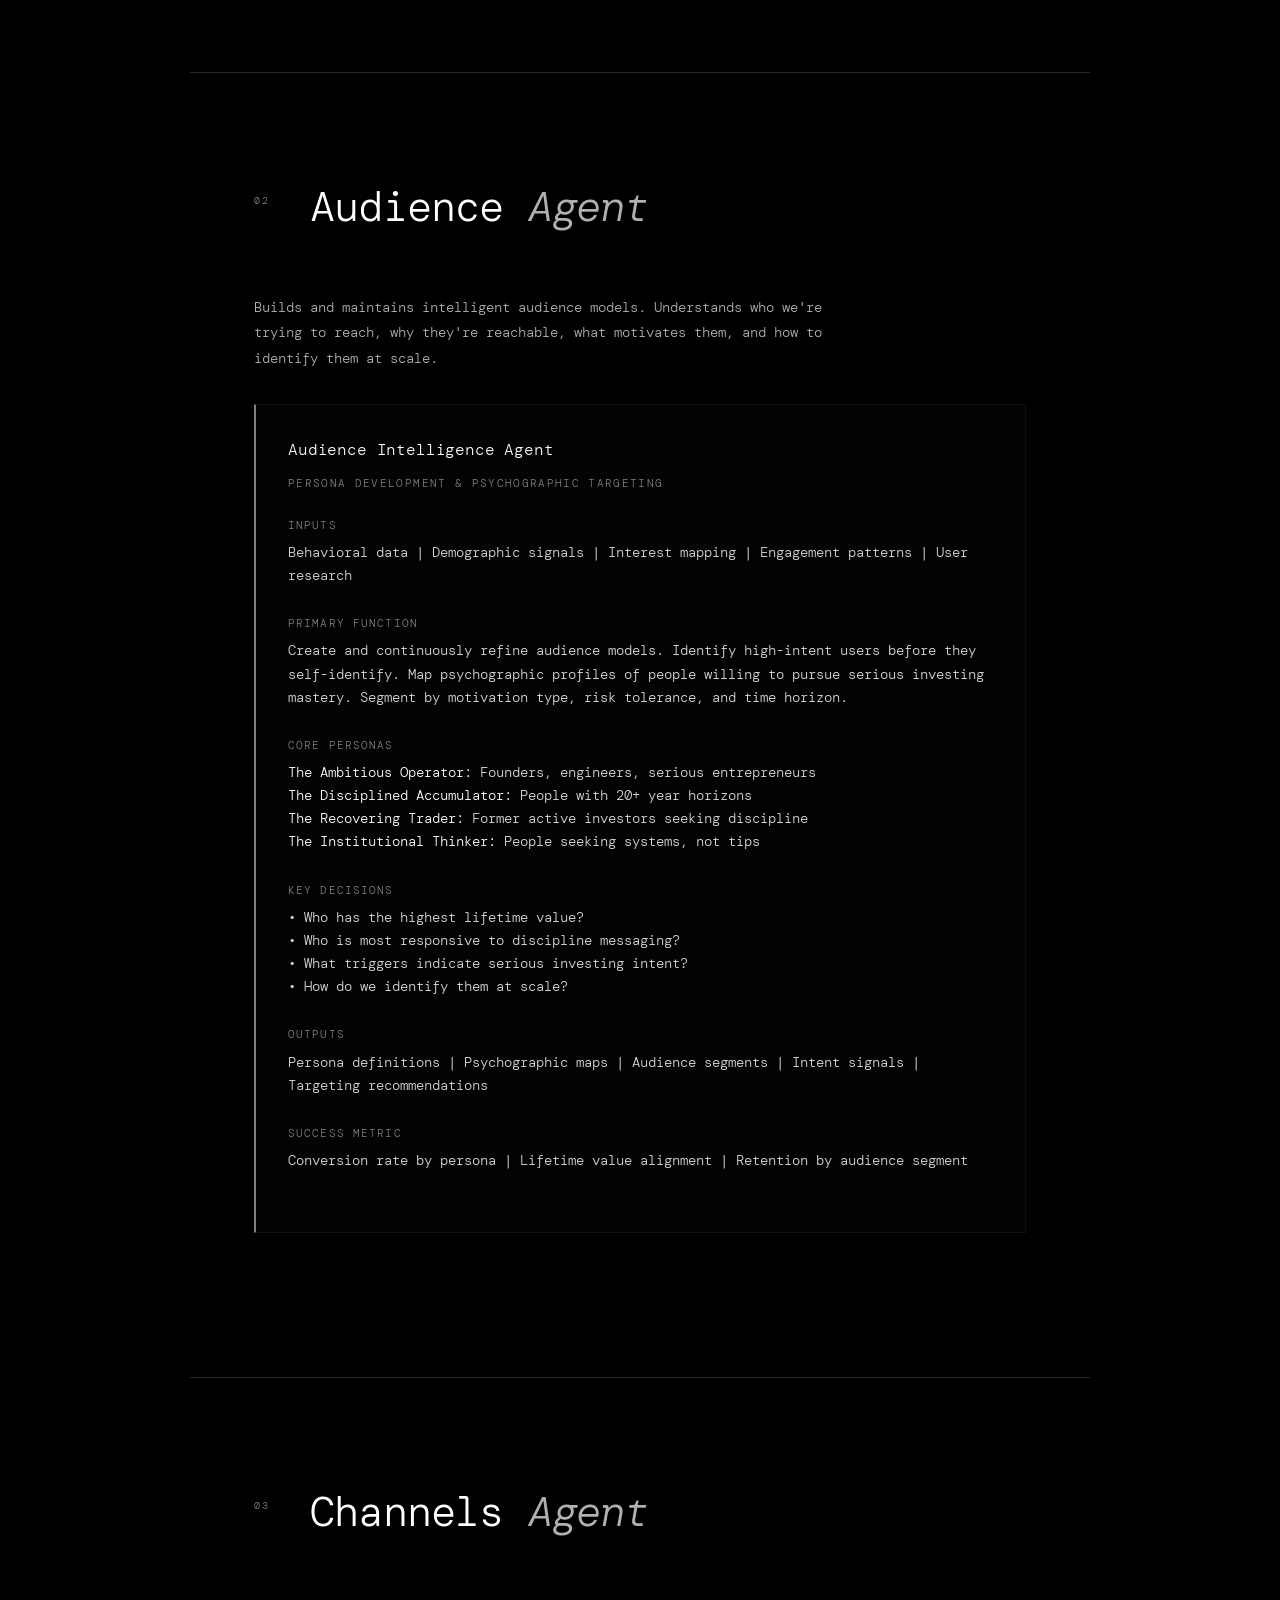
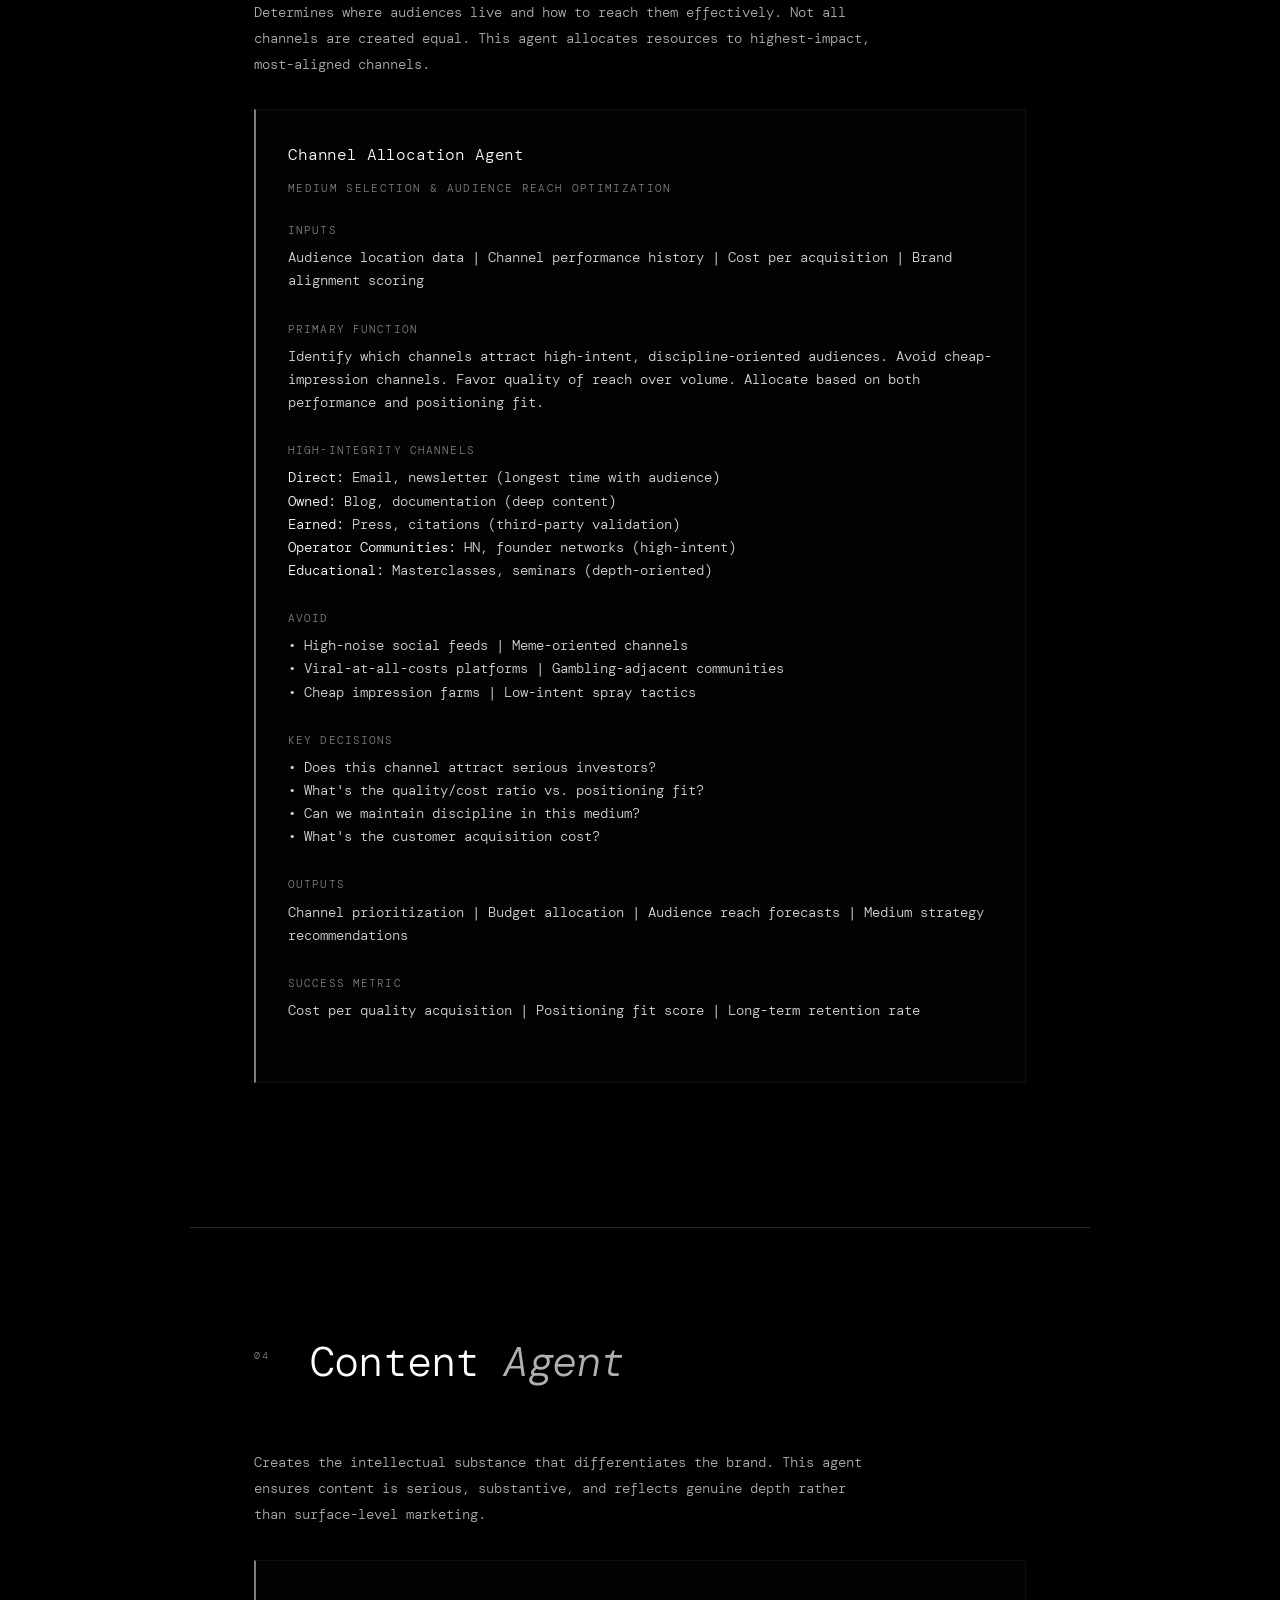
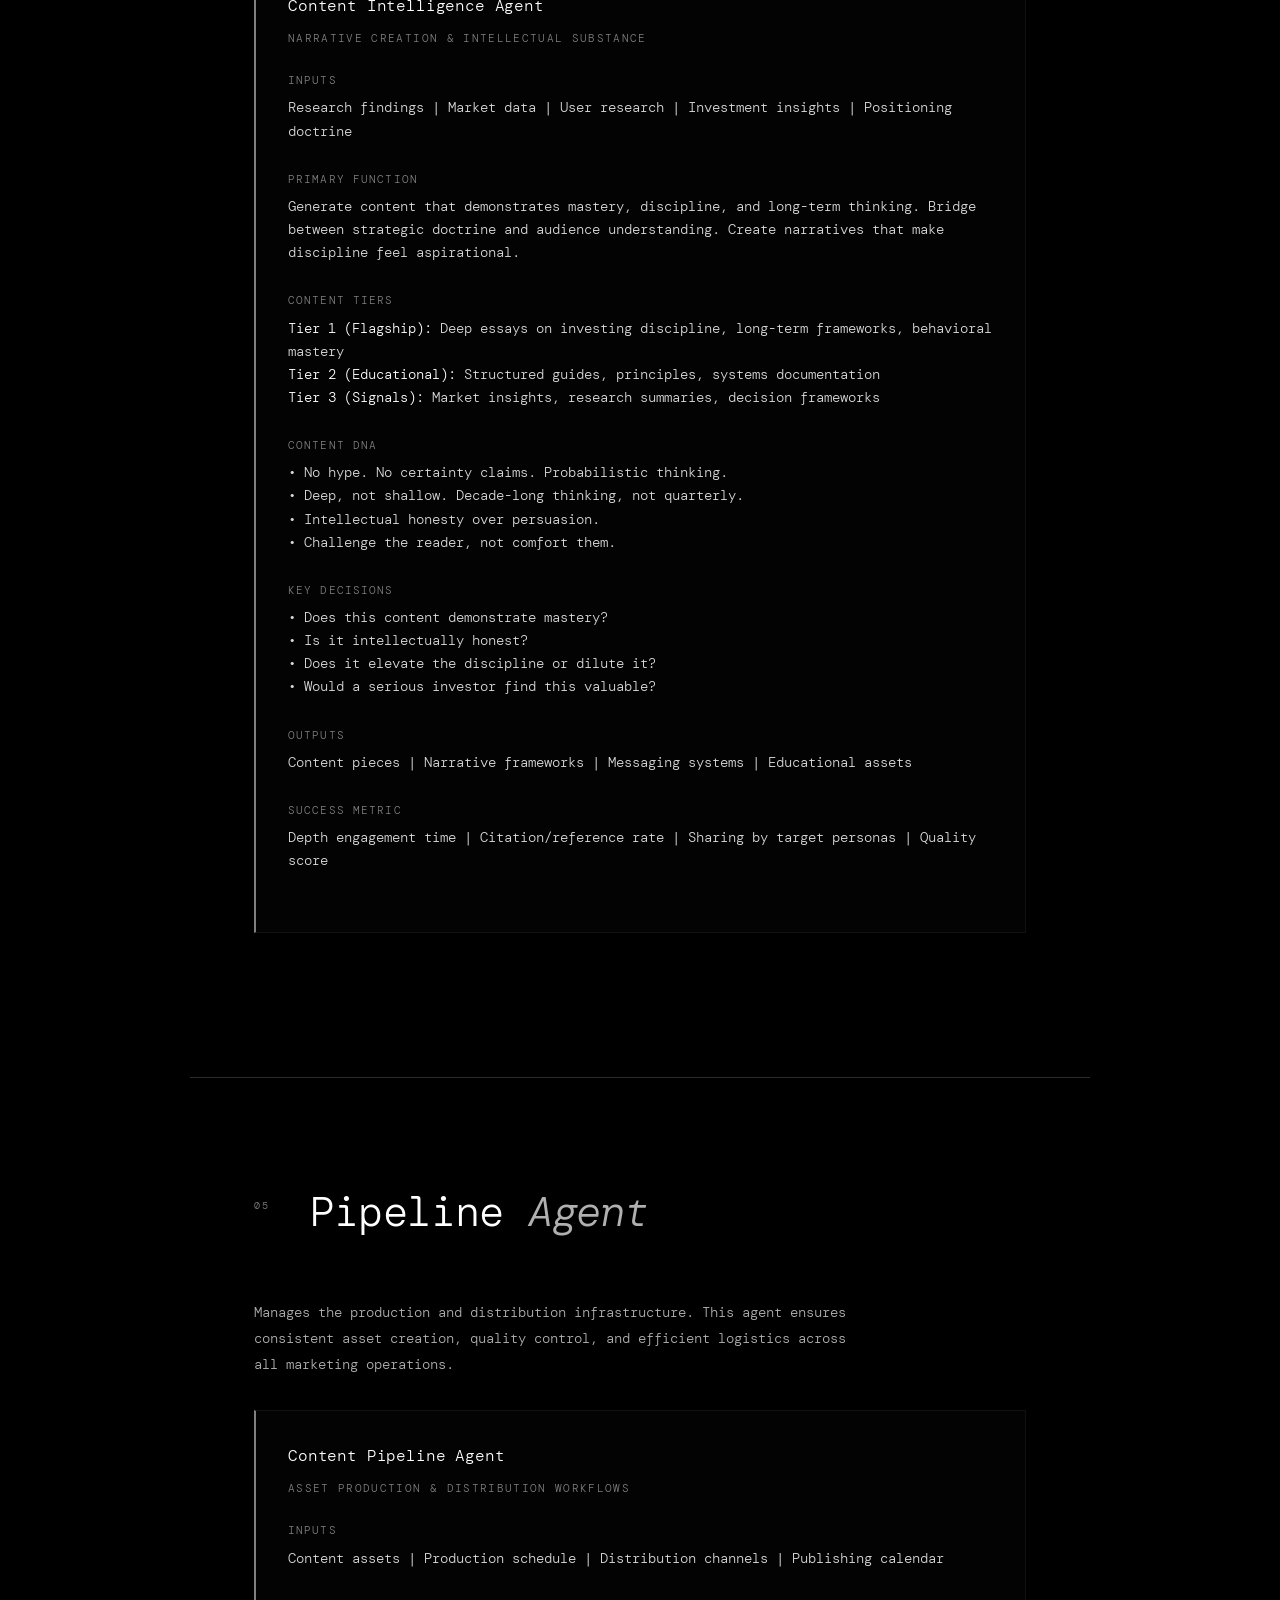
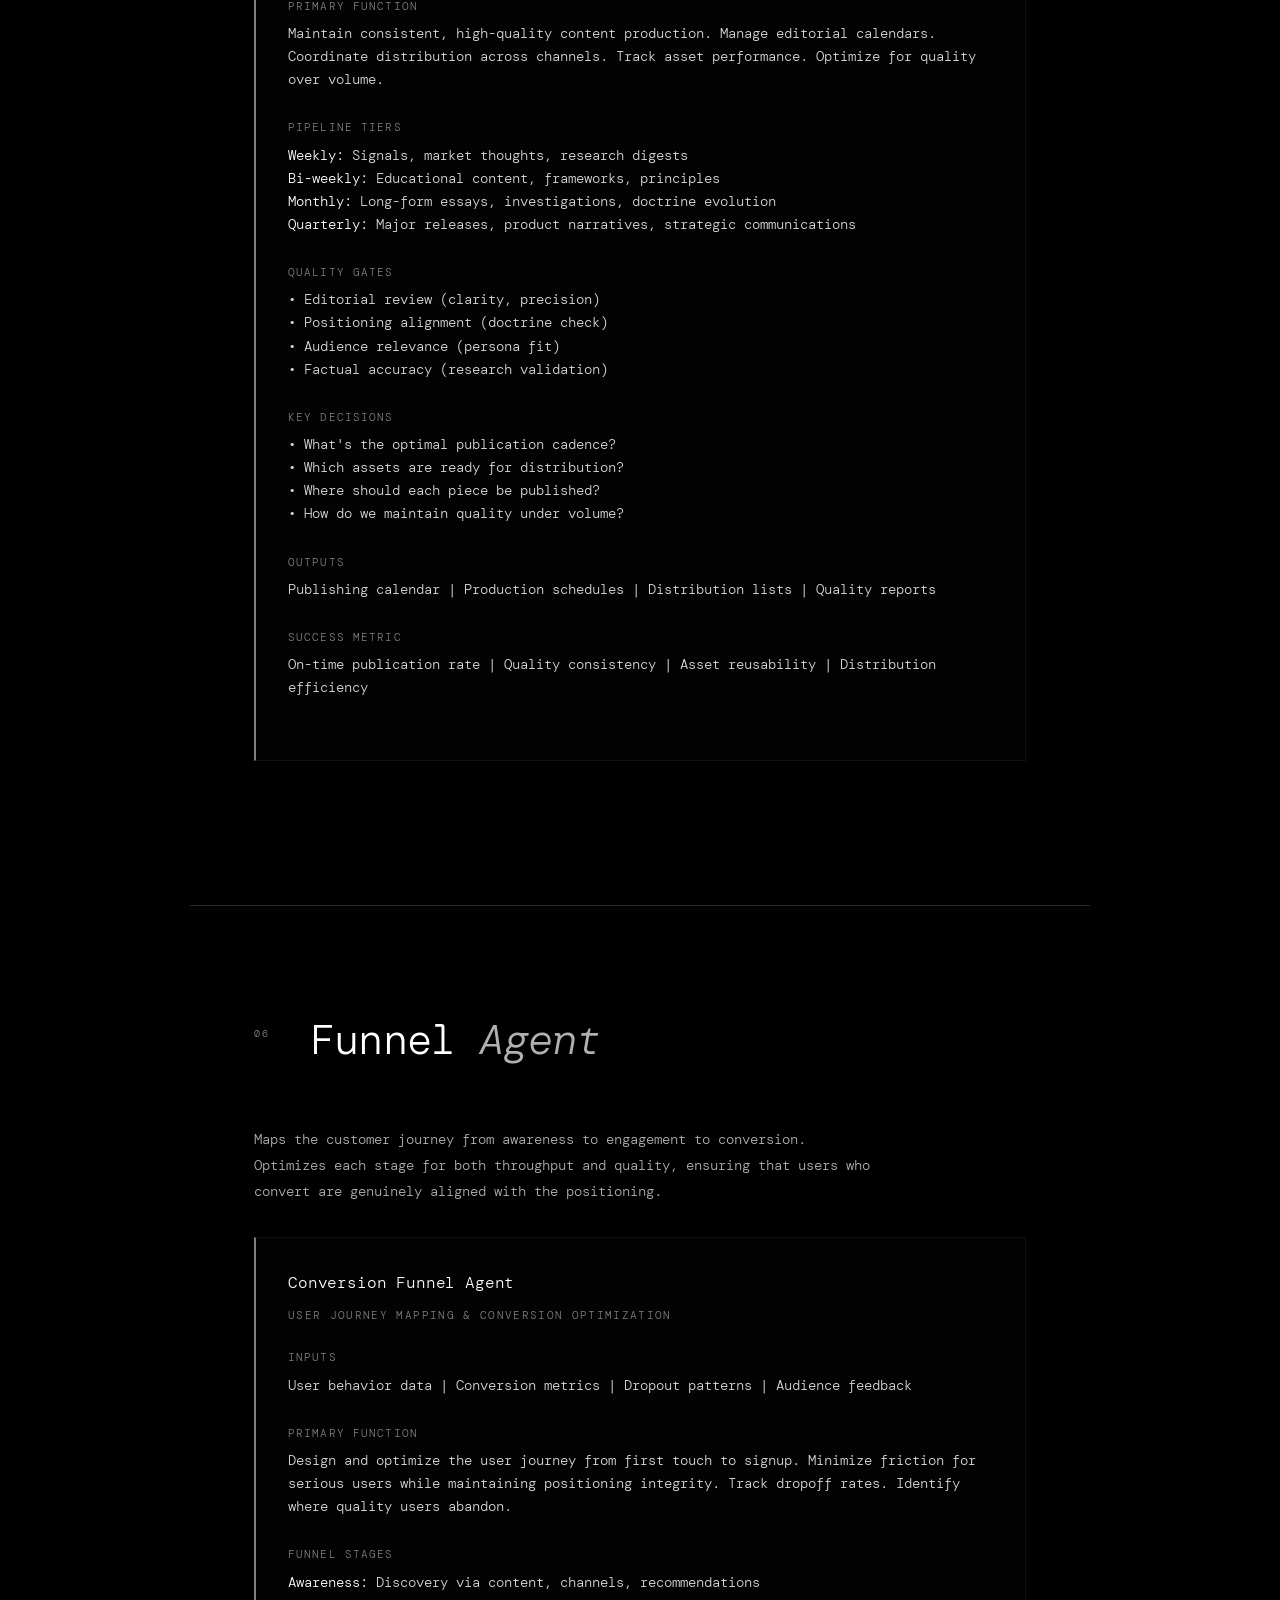
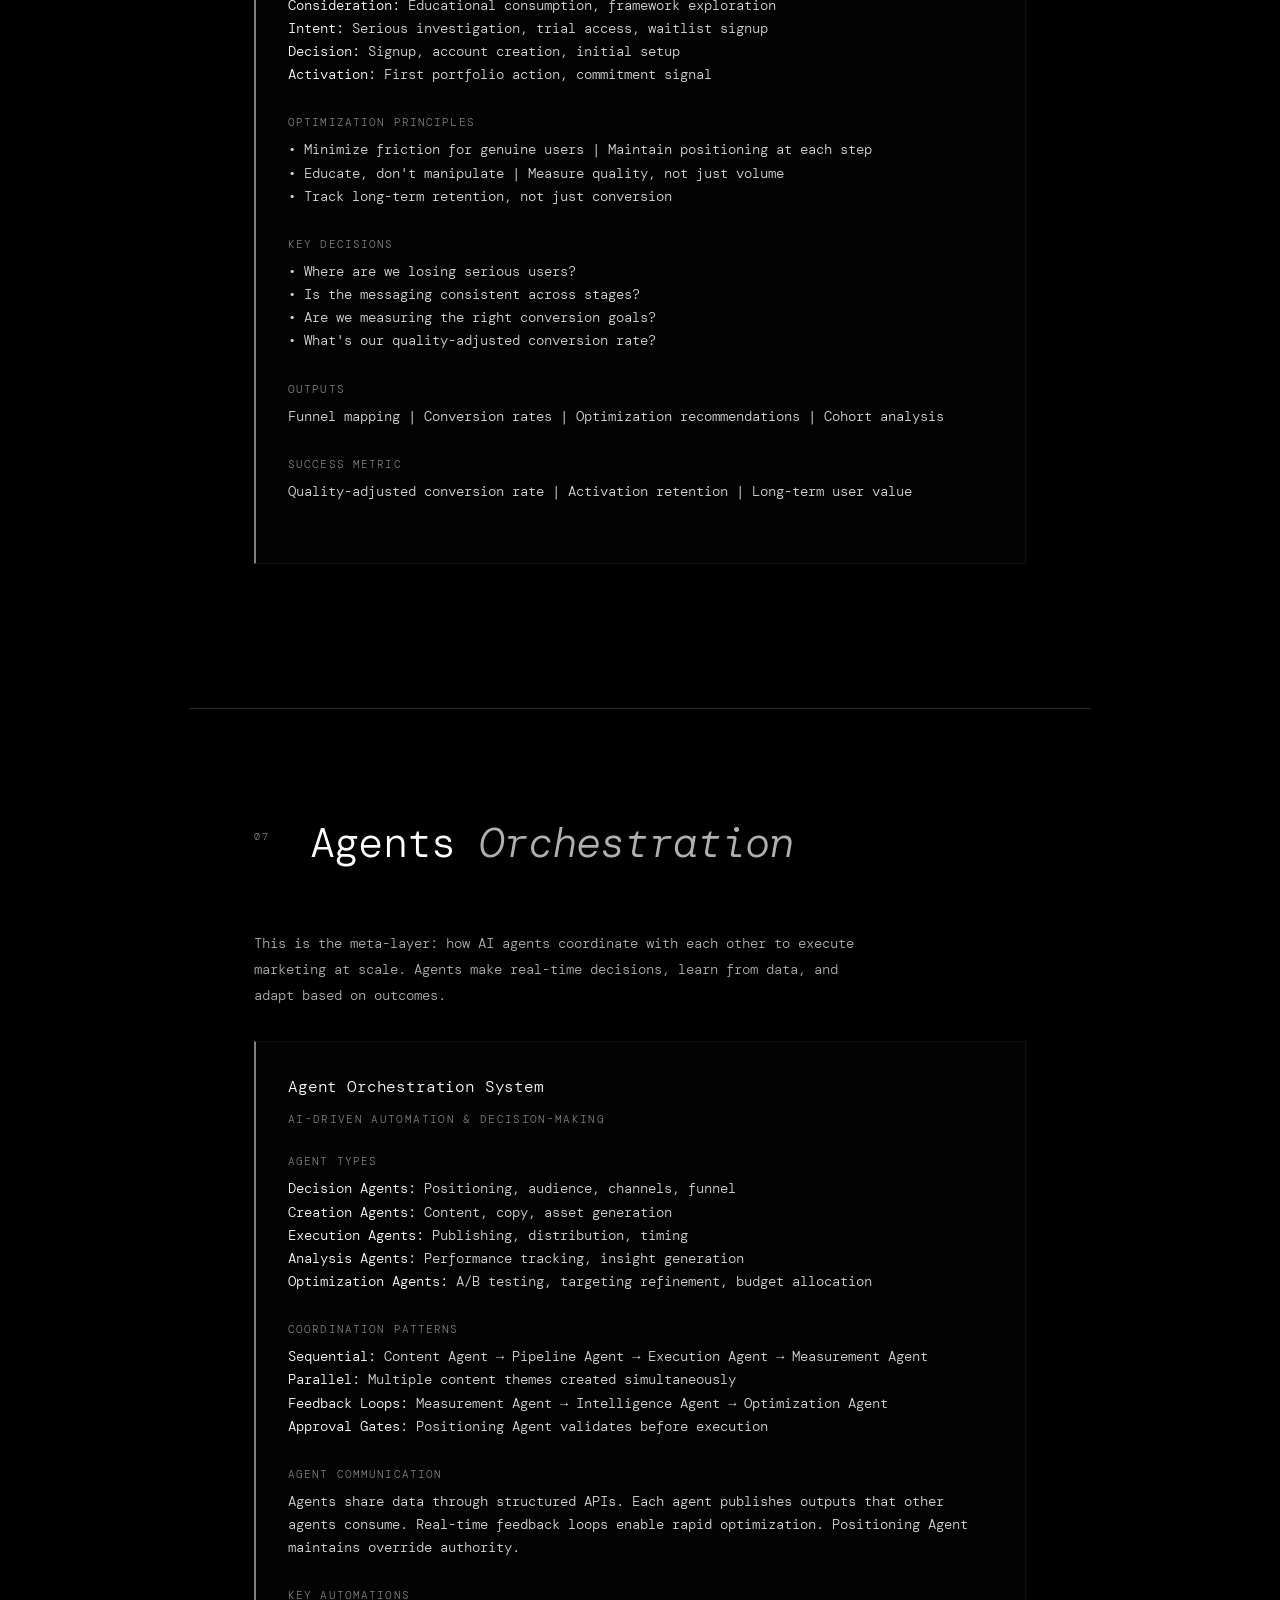
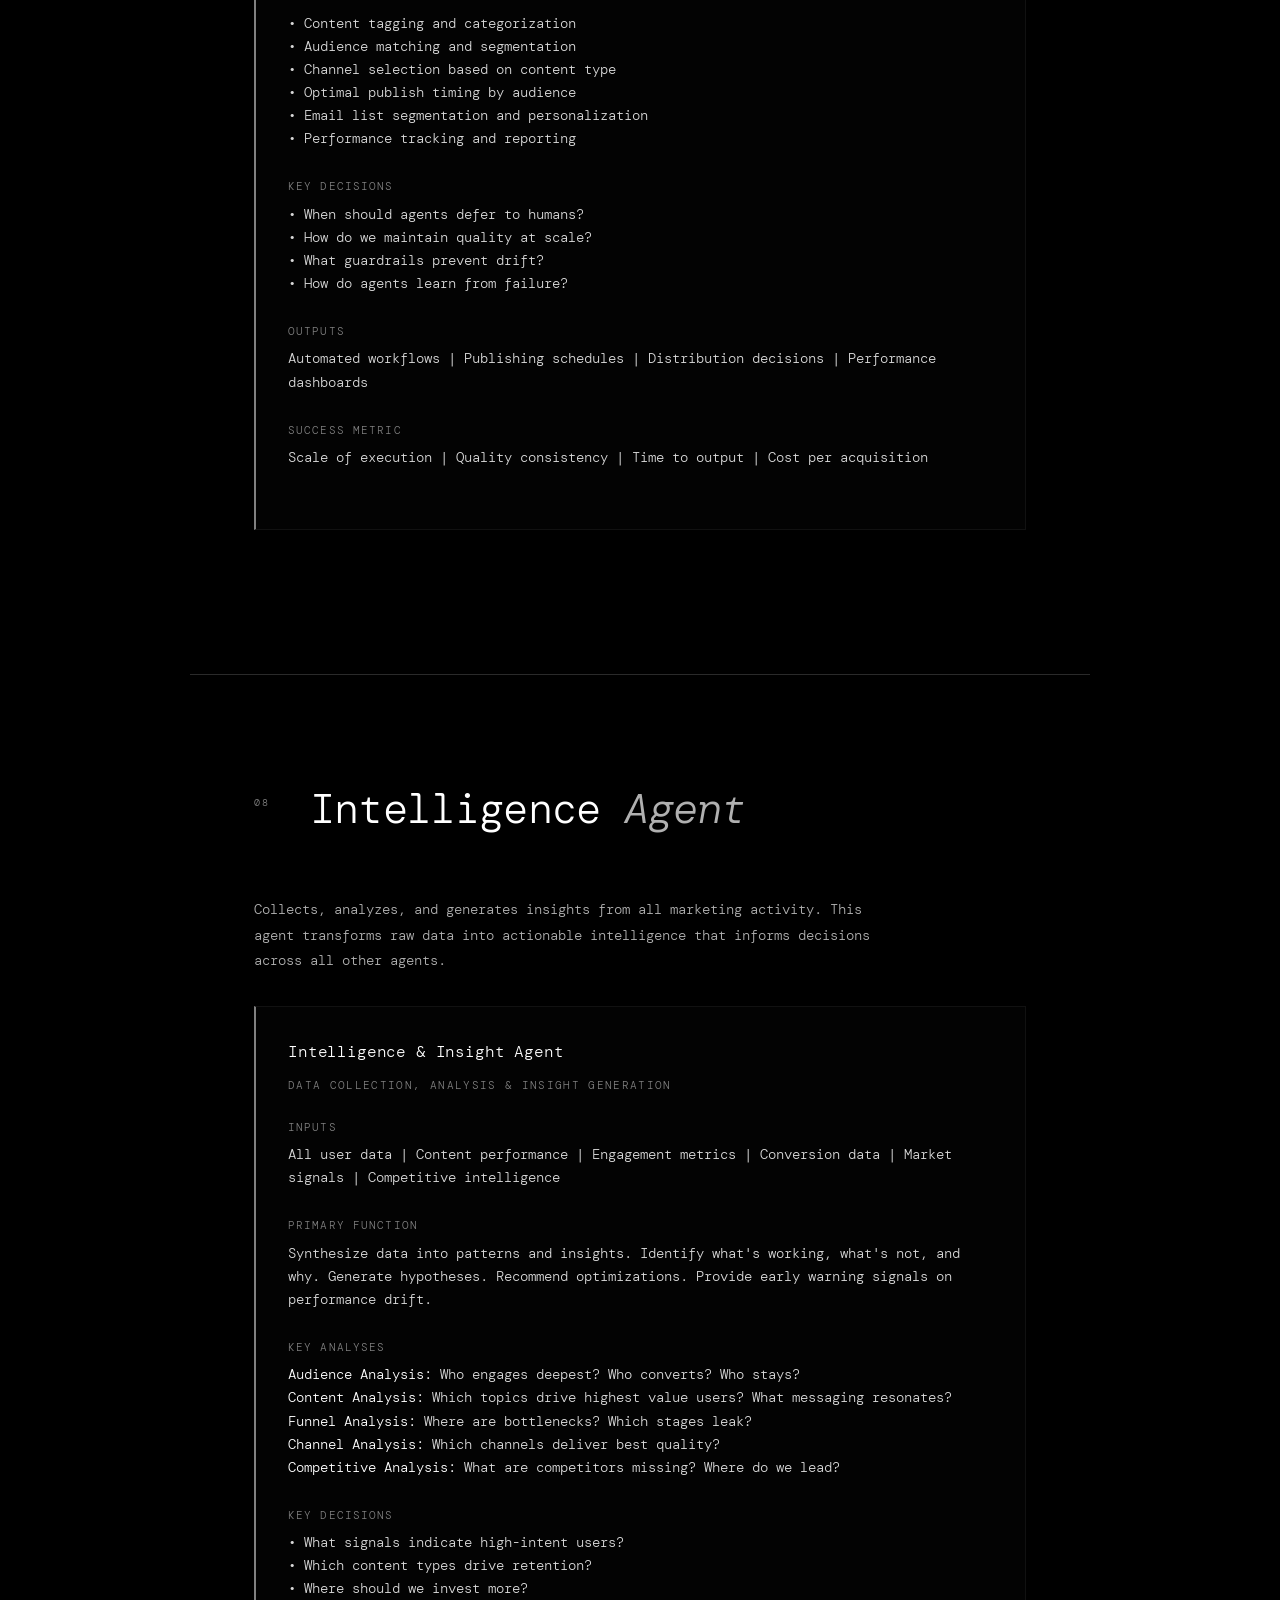
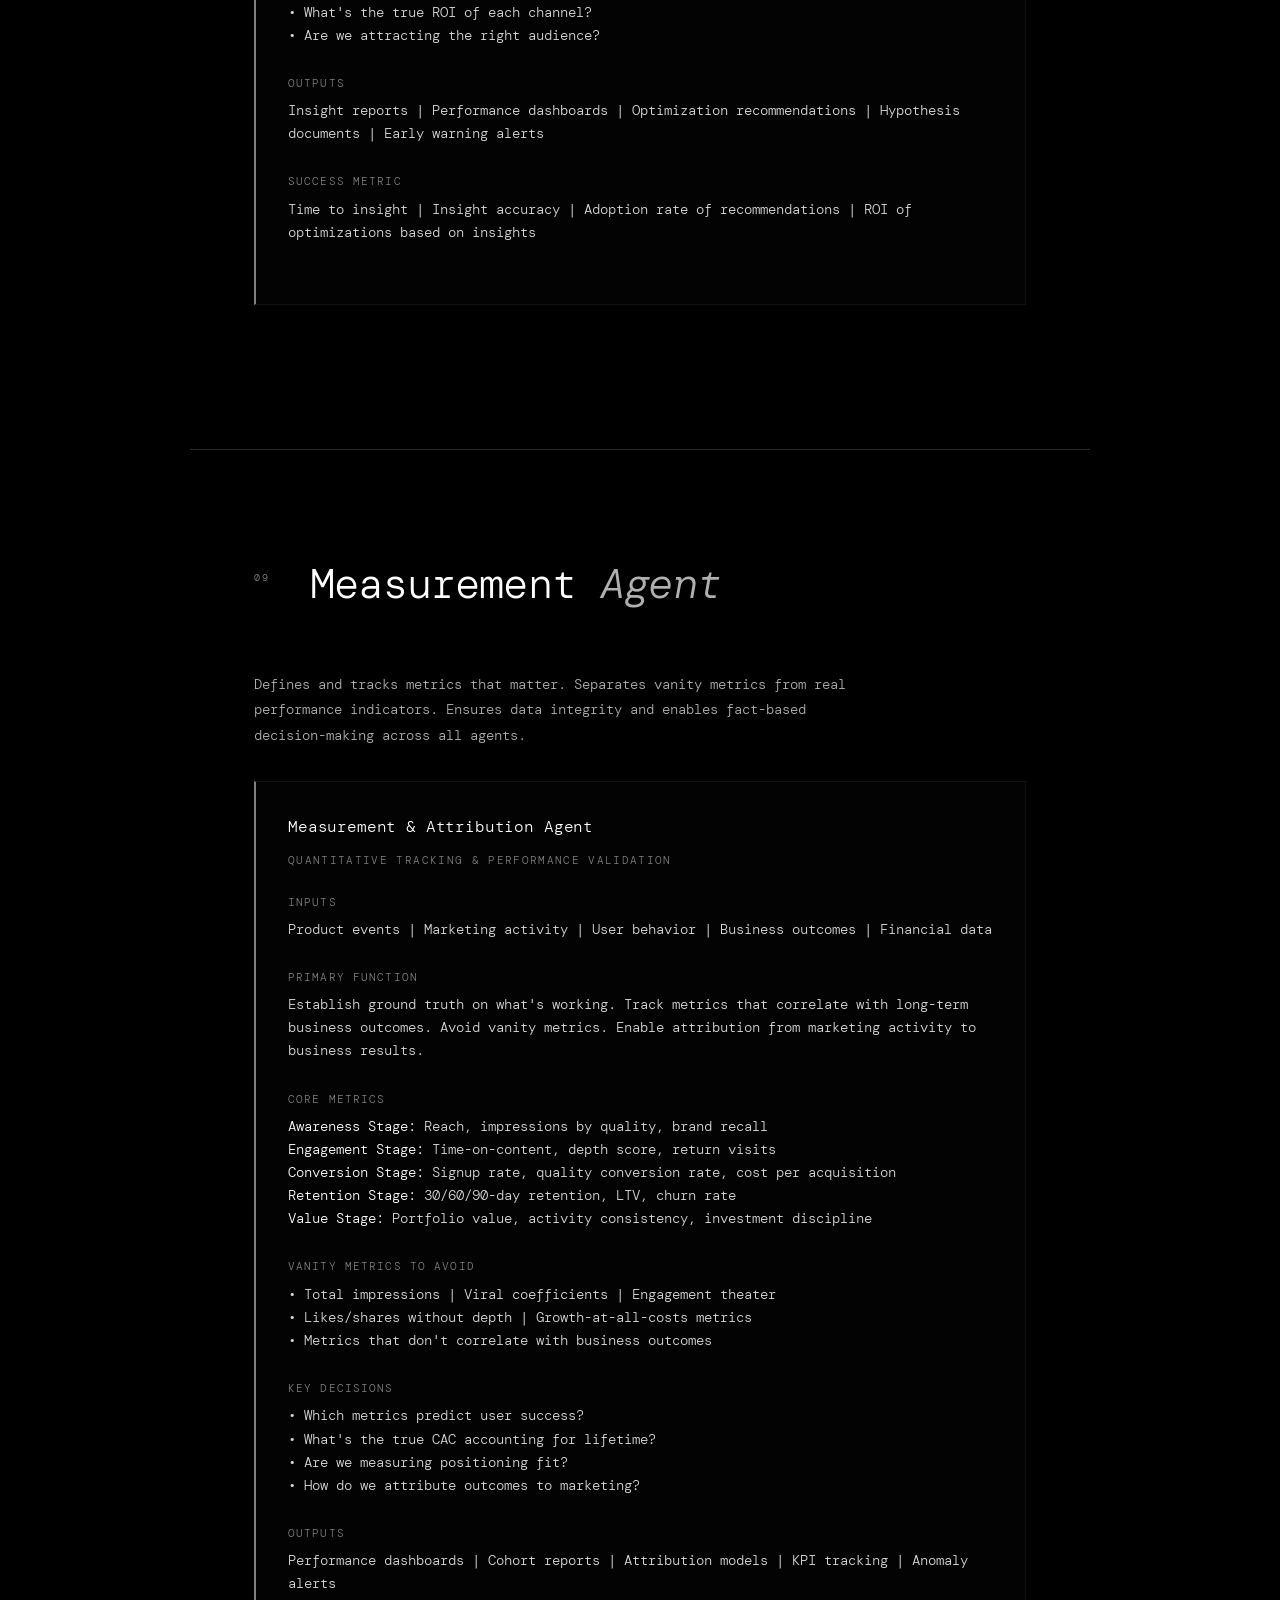
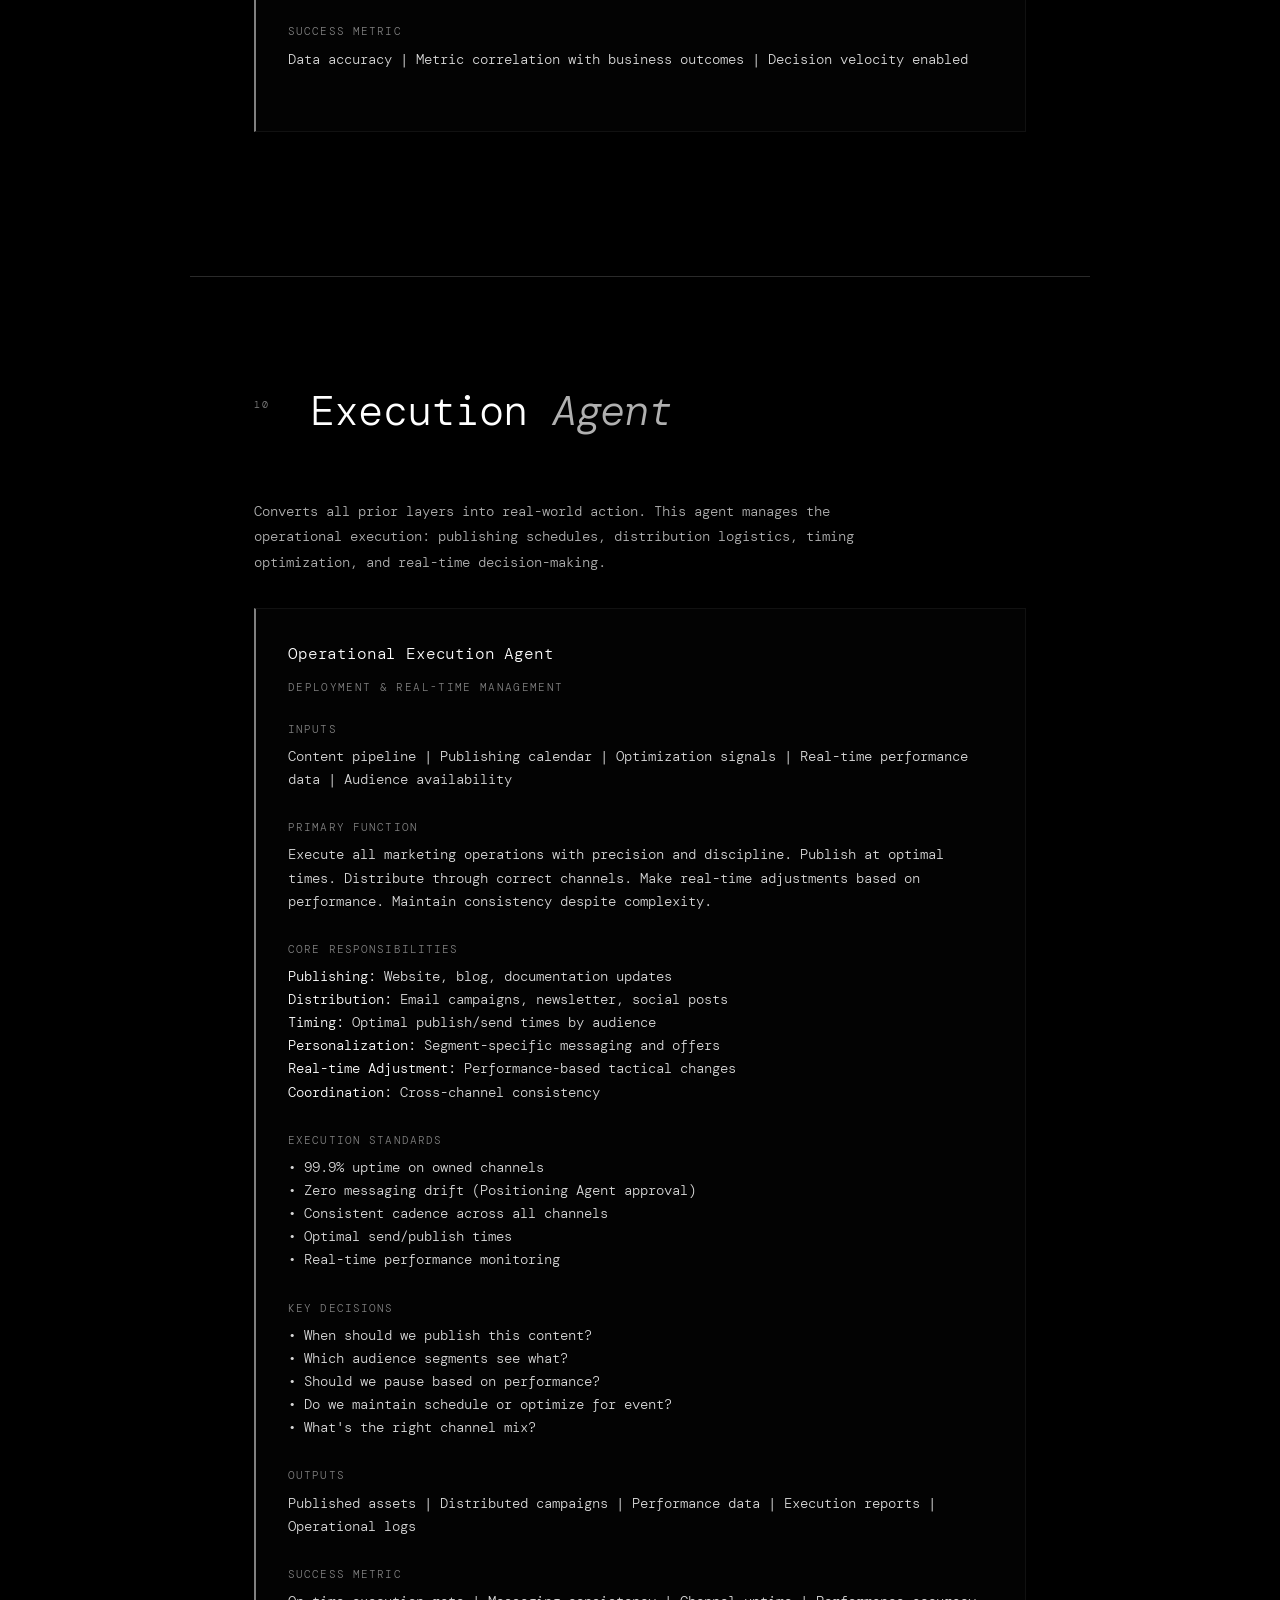
<file: agents.html>
<!DOCTYPE html>
<html lang="en">
<head>
    <meta charset="UTF-8">
    <meta name="viewport" content="width=device-width, initial-scale=1.0">
    <meta name="description" content="Intelligent Investing marketing system architecture. Agent-driven operational framework for strategic marketing execution.">
    <title>// Intelligent Investing — Agent-Driven Marketing System</title>
    <link rel="preconnect" href="https://fonts.googleapis.com">
    <link href="https://fonts.googleapis.com/css2?family=DM+Mono:ital,wght@0,300;0,400;1,300&display=swap" rel="stylesheet">
    <style>
        :root {
            --black: #000000;
            --white: #ffffff;
            --grey-90: #1a1a1a;
            --grey-70: #4a4a4a;
            --grey-50: #808080;
            --grey-30: #b0b0b0;
            --grey-15: #d8d8d8;
            --rule: 1px solid #2a2a2a;
        }

        * { margin: 0; padding: 0; box-sizing: border-box; }
        html { font-size: 16px; background: var(--black); color: var(--white); scroll-behavior: smooth; }
        body { font-family: 'DM Mono', 'Courier New', monospace; font-weight: 300; line-height: 1.6; background: var(--black); }
        ::-webkit-scrollbar { width: 2px; }
        ::-webkit-scrollbar-track { background: var(--black); }
        ::-webkit-scrollbar-thumb { background: var(--grey-70); }

        /* COVER */
        .cover {
            min-height: 100vh;
            display: flex;
            flex-direction: column;
            justify-content: space-between;
            padding: 4rem;
            border-bottom: var(--rule);
            position: relative;
            overflow: hidden;
        }
        .cover::before {
            content: '';
            position: absolute;
            inset: 0;
            background: repeating-linear-gradient(0deg, transparent, transparent 79px, #0d0d0d 79px, #0d0d0d 80px);
            pointer-events: none;
        }
        .cover-top { display: flex; justify-content: space-between; align-items: flex-start; position: relative; z-index: 1; }
        .brand-mark { font-size: 0.8rem; font-weight: 300; letter-spacing: 0.04em; color: var(--grey-50); }
        .cover-meta { text-align: right; font-size: 0.65rem; letter-spacing: 0.12em; text-transform: uppercase; color: var(--grey-50); line-height: 2.2; }
        .cover-body { position: relative; z-index: 1; }
        .cover-eyebrow { font-size: 0.65rem; letter-spacing: 0.2em; text-transform: uppercase; color: var(--grey-50); margin-bottom: 2.5rem; }
        .cover-title { font-size: clamp(2.8rem, 7vw, 6rem); font-weight: 300; line-height: 0.95; letter-spacing: -0.03em; margin-bottom: 3rem; }
        .cover-title em { font-style: italic; color: var(--grey-30); }
        .cover-tagline { font-size: 0.78rem; color: var(--grey-50); line-height: 1.8; }
        .cover-bottom { display: flex; justify-content: space-between; align-items: flex-end; border-top: var(--rule); padding-top: 2rem; position: relative; z-index: 1; }
        .status-tag { font-size: 0.6rem; letter-spacing: 0.18em; text-transform: uppercase; color: var(--grey-50); border: 1px solid var(--grey-70); padding: 0.3rem 0.7rem; }

        /* WRAPPER */
        .wrap { max-width: 900px; margin: 0 auto; padding: 0 4rem; }

        /* SECTION */
        .section { padding: 7rem 4rem; border-bottom: var(--rule); max-width: 900px; margin: 0 auto; }
        .section-header { display: flex; gap: 2rem; align-items: flex-start; margin-bottom: 4rem; }
        .section-number { font-size: 0.6rem; letter-spacing: 0.2em; color: var(--grey-50); padding-top: 0.5rem; flex-shrink: 0; width: 1.5rem; }
        .section-title { font-size: clamp(1.5rem, 3.5vw, 2.6rem); font-weight: 300; letter-spacing: -0.02em; line-height: 1.1; }
        .section-title em { font-style: italic; color: var(--grey-30); }
        .section-subtitle { font-size: 0.7rem; letter-spacing: 0.14em; text-transform: uppercase; color: var(--grey-50); margin-top: 0.6rem; }

        /* TEXT */
        .body-text { font-size: 0.85rem; line-height: 1.9; color: var(--grey-30); max-width: 620px; margin-bottom: 1.5rem; }

        /* AGENT BOX */
        .agent-box {
            background-color: #030303;
            border: 1px solid #111;
            padding: 2rem;
            margin: 2rem 0;
            border-left: 2px solid var(--grey-50);
        }

        .agent-title {
            font-size: 1rem;
            font-weight: 300;
            color: var(--white);
            margin-bottom: 0.75rem;
            letter-spacing: -0.01em;
        }

        .agent-subtitle {
            font-size: 0.7rem;
            letter-spacing: 0.12em;
            text-transform: uppercase;
            color: var(--grey-50);
            margin-bottom: 1.5rem;
        }

        .agent-item {
            margin: 1rem 0;
            padding-bottom: 0.75rem;
        }

        .agent-item-label {
            font-size: 0.7rem;
            letter-spacing: 0.1em;
            text-transform: uppercase;
            color: var(--grey-50);
            display: block;
            margin-bottom: 0.4rem;
        }

        .agent-item-value {
            font-size: 0.85rem;
            color: var(--grey-15);
            line-height: 1.7;
        }

        .agent-item-value strong {
            color: var(--white);
            font-weight: 300;
        }

        /* GRID SYSTEM */
        .agent-grid {
            display: grid;
            grid-template-columns: 1fr 1fr;
            gap: 2rem;
            margin: 3rem 0;
        }

        .agent-card {
            background-color: #030303;
            border: 1px solid #111;
            padding: 1.75rem;
        }

        .agent-card-title {
            font-size: 0.95rem;
            color: var(--white);
            margin-bottom: 1rem;
            font-weight: 300;
        }

        .agent-card-meta {
            font-size: 0.65rem;
            letter-spacing: 0.1em;
            text-transform: uppercase;
            color: var(--grey-50);
            margin-bottom: 1rem;
        }

        .agent-card-items {
            list-style: none;
        }

        .agent-card-items li {
            font-size: 0.78rem;
            color: var(--grey-30);
            padding: 0.4rem 0;
            border-bottom: 1px solid #111;
        }

        .agent-card-items li:last-child {
            border-bottom: none;
        }

        .agent-card-items li::before {
            content: '→ ';
            color: var(--grey-70);
            margin-right: 0.5rem;
        }

        /* WORKFLOW */
        .workflow {
            display: grid;
            grid-template-columns: repeat(auto-fit, minmax(240px, 1fr));
            gap: 1.5rem;
            margin: 3rem 0;
        }

        .workflow-step {
            background-color: #030303;
            border: 1px solid #111;
            padding: 1.5rem;
            position: relative;
        }

        .workflow-step::after {
            content: '';
            position: absolute;
            right: -1.75rem;
            top: 50%;
            width: 1.5rem;
            height: 1px;
            background: #111;
            transform: translateY(-50%);
        }

        .workflow-step:last-child::after {
            display: none;
        }

        .workflow-step-num {
            font-size: 0.6rem;
            letter-spacing: 0.14em;
            text-transform: uppercase;
            color: var(--grey-50);
            margin-bottom: 0.5rem;
        }

        .workflow-step-title {
            font-size: 0.9rem;
            color: var(--white);
            margin-bottom: 0.75rem;
            font-weight: 300;
        }

        .workflow-step-desc {
            font-size: 0.75rem;
            color: var(--grey-30);
            line-height: 1.6;
        }

        /* RULE LIST */
        .rule-list { list-style: none; margin: 2rem 0; }
        .rule-list li { display: flex; gap: 1.5rem; padding: 0.9rem 0; border-bottom: var(--rule); font-size: 0.82rem; color: var(--grey-15); }
        .rule-list li::before { content: '—'; color: var(--grey-50); flex-shrink: 0; }

        /* SUB LABEL */
        .sub-label { font-size: 0.6rem; letter-spacing: 0.2em; text-transform: uppercase; color: var(--grey-50); margin: 3rem 0 1.25rem; font-weight: 300; }

        /* FOOTER */
        footer { border-top: var(--rule); padding: 2rem 4rem; display: flex; justify-content: space-between; font-size: 0.6rem; letter-spacing: 0.12em; text-transform: uppercase; color: var(--grey-70); max-width: 900px; margin: 0 auto; }

        @media (max-width: 680px) {
            .cover, .section, footer { padding-left: 1.5rem; padding-right: 1.5rem; }
            .agent-grid { grid-template-columns: 1fr; }
            .workflow { grid-template-columns: 1fr; }
            .workflow-step::after { display: none; }
            footer { flex-direction: column; gap: 0.5rem; }
        }
    </style>
</head>
<body>

<div class="cover">
    <div class="cover-top">
        <div class="brand-mark">// INTELLIGENTINVESTING.AI</div>
        <div class="cover-meta">Status — Internal<br>Not for Distribution<br>Date — May 2026<br>Version — 01</div>
    </div>
    <div class="cover-body">
        <div class="cover-eyebrow">Agent-Driven Marketing System</div>
        <h1 class="cover-title">How <em>agents</em><br>execute<br>marketing at<br>scale.</h1>
        <div class="cover-tagline">A 10-layer operational framework for coordinating intelligent agents across the entire marketing lifecycle.</div>
    </div>
    <div class="cover-bottom">
        <div class="status-tag">Internal — Not for Distribution</div>
        <div class="brand-mark" style="color: #fff;">Orchestrated intelligence across the entire system.</div>
    </div>
</div>

<!-- INTRO SECTION -->
<div class="section">
    <div class="section-header">
        <div class="section-number">—</div>
        <div>
            <h2 class="section-title">The Agent-Driven Operating Model</h2>
            <div class="section-subtitle">10 layers of coordinated intelligence</div>
        </div>
    </div>

    <p class="body-text">Marketing at scale requires more than strategy—it requires orchestrated execution. The agent-driven model treats each functional category as a specialized intelligence system responsible for specific outcomes within the broader marketing ecosystem.</p>

    <p class="body-text">Each agent operates autonomously within guardrails defined by the strategic doctrine. Each has clear inputs, outputs, constraints, and success metrics. Together, they create a coherent system where discipline, intelligence, and execution compound.</p>

    <p class="sub-label">The 10 Layers</p>

    <div style="display: grid; grid-template-columns: 1fr 1fr; gap: 2rem; margin: 2rem 0; font-size: 0.85rem;">
        <div style="color: var(--grey-30);">
            <p style="margin-bottom: 1.5rem;"><strong style="color: var(--white);">01. Positioning</strong><br>Strategic doctrine translation into market language.</p>
            <p style="margin-bottom: 1.5rem;"><strong style="color: var(--white);">02. Audience</strong><br>Psychographic targeting and persona development.</p>
            <p style="margin-bottom: 1.5rem;"><strong style="color: var(--white);">03. Channels</strong><br>Medium selection and audience reach strategy.</p>
            <p style="margin-bottom: 1.5rem;"><strong style="color: var(--white);">04. Content</strong><br>Narrative creation and intellectual substance.</p>
            <p style="margin-bottom: 1.5rem;"><strong style="color: var(--white);">05. Pipeline</strong><br>Asset production and distribution workflows.</p>
        </div>
        <div style="color: var(--grey-30);">
            <p style="margin-bottom: 1.5rem;"><strong style="color: var(--white);">06. Funnel</strong><br>User journey mapping and conversion optimization.</p>
            <p style="margin-bottom: 1.5rem;"><strong style="color: var(--white);">07. Agents</strong><br>AI-driven automation and decision-making systems.</p>
            <p style="margin-bottom: 1.5rem;"><strong style="color: var(--white);">08. Intelligence</strong><br>Data collection, analysis, and insight generation.</p>
            <p style="margin-bottom: 1.5rem;"><strong style="color: var(--white);">09. Measurement</strong><br>Quantitative tracking and performance validation.</p>
            <p style="margin-bottom: 1.5rem;"><strong style="color: var(--white);">10. Execution</strong><br>Operational deployment and real-time management.</p>
        </div>
    </div>
</div>

<!-- 01 POSITIONING -->
<div class="section" id="s01">
    <div class="section-header">
        <div class="section-number">01</div>
        <div><h2 class="section-title">Positioning <em>Agent</em></h2></div>
    </div>

    <p class="body-text">Translates the strategic doctrine into market language. This agent ensures that every outward-facing communication reflects the core positioning without drift or distortion.</p>

    <div class="agent-box">
        <div class="agent-title">Positioning Intelligence Agent</div>
        <div class="agent-subtitle">Doctrine guardrails & positioning coherence</div>
        
        <div class="agent-item">
            <span class="agent-item-label">Inputs</span>
            <div class="agent-item-value">
                Strategic doctrine | Market research | Competitive positioning | Brand guidelines | Customer feedback
            </div>
        </div>

        <div class="agent-item">
            <span class="agent-item-label">Primary Function</span>
            <div class="agent-item-value">
                Monitor all marketing output and ensure it stays aligned with core positioning thesis: <strong>"Serious investing as a discipline-based competitive edge."</strong> Flag messaging drift. Enforce consistency across channels.
            </div>
        </div>

        <div class="agent-item">
            <span class="agent-item-label">Key Decisions</span>
            <div class="agent-item-value">
                • Is this message within positioning bounds?<br>
                • Does it reinforce the "discipline over claims" thesis?<br>
                • Does it signal seriousness or entertainment?<br>
                • Is the status hierarchy correct?
            </div>
        </div>

        <div class="agent-item">
            <span class="agent-item-label">Outputs</span>
            <div class="agent-item-value">
                Positioning approval/rejection | Messaging recommendations | Coherence score | Doctrine alignment reports
            </div>
        </div>

        <div class="agent-item">
            <span class="agent-item-label">Success Metric</span>
            <div class="agent-item-value">
                % of marketing output approved on first review | Consistency score across all channels
            </div>
        </div>
    </div>
</div>

<!-- 02 AUDIENCE -->
<div class="section" id="s02">
    <div class="section-header">
        <div class="section-number">02</div>
        <div><h2 class="section-title">Audience <em>Agent</em></h2></div>
    </div>

    <p class="body-text">Builds and maintains intelligent audience models. Understands who we're trying to reach, why they're reachable, what motivates them, and how to identify them at scale.</p>

    <div class="agent-box">
        <div class="agent-title">Audience Intelligence Agent</div>
        <div class="agent-subtitle">Persona development & psychographic targeting</div>
        
        <div class="agent-item">
            <span class="agent-item-label">Inputs</span>
            <div class="agent-item-value">
                Behavioral data | Demographic signals | Interest mapping | Engagement patterns | User research
            </div>
        </div>

        <div class="agent-item">
            <span class="agent-item-label">Primary Function</span>
            <div class="agent-item-value">
                Create and continuously refine audience models. Identify high-intent users before they self-identify. Map psychographic profiles of people willing to pursue serious investing mastery. Segment by motivation type, risk tolerance, and time horizon.
            </div>
        </div>

        <div class="agent-item">
            <span class="agent-item-label">Core Personas</span>
            <div class="agent-item-value">
                <strong>The Ambitious Operator:</strong> Founders, engineers, serious entrepreneurs<br>
                <strong>The Disciplined Accumulator:</strong> People with 20+ year horizons<br>
                <strong>The Recovering Trader:</strong> Former active investors seeking discipline<br>
                <strong>The Institutional Thinker:</strong> People seeking systems, not tips
            </div>
        </div>

        <div class="agent-item">
            <span class="agent-item-label">Key Decisions</span>
            <div class="agent-item-value">
                • Who has the highest lifetime value?<br>
                • Who is most responsive to discipline messaging?<br>
                • What triggers indicate serious investing intent?<br>
                • How do we identify them at scale?
            </div>
        </div>

        <div class="agent-item">
            <span class="agent-item-label">Outputs</span>
            <div class="agent-item-value">
                Persona definitions | Psychographic maps | Audience segments | Intent signals | Targeting recommendations
            </div>
        </div>

        <div class="agent-item">
            <span class="agent-item-label">Success Metric</span>
            <div class="agent-item-value">
                Conversion rate by persona | Lifetime value alignment | Retention by audience segment
            </div>
        </div>
    </div>
</div>

<!-- 03 CHANNELS -->
<div class="section" id="s03">
    <div class="section-header">
        <div class="section-number">03</div>
        <div><h2 class="section-title">Channels <em>Agent</em></h2></div>
    </div>

    <p class="body-text">Determines where audiences live and how to reach them effectively. Not all channels are created equal. This agent allocates resources to highest-impact, most-aligned channels.</p>

    <div class="agent-box">
        <div class="agent-title">Channel Allocation Agent</div>
        <div class="agent-subtitle">Medium selection & audience reach optimization</div>
        
        <div class="agent-item">
            <span class="agent-item-label">Inputs</span>
            <div class="agent-item-value">
                Audience location data | Channel performance history | Cost per acquisition | Brand alignment scoring
            </div>
        </div>

        <div class="agent-item">
            <span class="agent-item-label">Primary Function</span>
            <div class="agent-item-value">
                Identify which channels attract high-intent, discipline-oriented audiences. Avoid cheap-impression channels. Favor quality of reach over volume. Allocate based on both performance and positioning fit.
            </div>
        </div>

        <div class="agent-item">
            <span class="agent-item-label">High-Integrity Channels</span>
            <div class="agent-item-value">
                <strong>Direct:</strong> Email, newsletter (longest time with audience)<br>
                <strong>Owned:</strong> Blog, documentation (deep content)<br>
                <strong>Earned:</strong> Press, citations (third-party validation)<br>
                <strong>Operator Communities:</strong> HN, founder networks (high-intent)<br>
                <strong>Educational:</strong> Masterclasses, seminars (depth-oriented)
            </div>
        </div>

        <div class="agent-item">
            <span class="agent-item-label">Avoid</span>
            <div class="agent-item-value">
                • High-noise social feeds | Meme-oriented channels<br>
                • Viral-at-all-costs platforms | Gambling-adjacent communities<br>
                • Cheap impression farms | Low-intent spray tactics
            </div>
        </div>

        <div class="agent-item">
            <span class="agent-item-label">Key Decisions</span>
            <div class="agent-item-value">
                • Does this channel attract serious investors?<br>
                • What's the quality/cost ratio vs. positioning fit?<br>
                • Can we maintain discipline in this medium?<br>
                • What's the customer acquisition cost?
            </div>
        </div>

        <div class="agent-item">
            <span class="agent-item-label">Outputs</span>
            <div class="agent-item-value">
                Channel prioritization | Budget allocation | Audience reach forecasts | Medium strategy recommendations
            </div>
        </div>

        <div class="agent-item">
            <span class="agent-item-label">Success Metric</span>
            <div class="agent-item-value">
                Cost per quality acquisition | Positioning fit score | Long-term retention rate
            </div>
        </div>
    </div>
</div>

<!-- 04 CONTENT -->
<div class="section" id="s04">
    <div class="section-header">
        <div class="section-number">04</div>
        <div><h2 class="section-title">Content <em>Agent</em></h2></div>
    </div>

    <p class="body-text">Creates the intellectual substance that differentiates the brand. This agent ensures content is serious, substantive, and reflects genuine depth rather than surface-level marketing.</p>

    <div class="agent-box">
        <div class="agent-title">Content Intelligence Agent</div>
        <div class="agent-subtitle">Narrative creation & intellectual substance</div>
        
        <div class="agent-item">
            <span class="agent-item-label">Inputs</span>
            <div class="agent-item-value">
                Research findings | Market data | User research | Investment insights | Positioning doctrine
            </div>
        </div>

        <div class="agent-item">
            <span class="agent-item-label">Primary Function</span>
            <div class="agent-item-value">
                Generate content that demonstrates mastery, discipline, and long-term thinking. Bridge between strategic doctrine and audience understanding. Create narratives that make discipline feel aspirational.
            </div>
        </div>

        <div class="agent-item">
            <span class="agent-item-label">Content Tiers</span>
            <div class="agent-item-value">
                <strong>Tier 1 (Flagship):</strong> Deep essays on investing discipline, long-term frameworks, behavioral mastery<br>
                <strong>Tier 2 (Educational):</strong> Structured guides, principles, systems documentation<br>
                <strong>Tier 3 (Signals):</strong> Market insights, research summaries, decision frameworks
            </div>
        </div>

        <div class="agent-item">
            <span class="agent-item-label">Content DNA</span>
            <div class="agent-item-value">
                • No hype. No certainty claims. Probabilistic thinking.<br>
                • Deep, not shallow. Decade-long thinking, not quarterly.<br>
                • Intellectual honesty over persuasion.<br>
                • Challenge the reader, not comfort them.
            </div>
        </div>

        <div class="agent-item">
            <span class="agent-item-label">Key Decisions</span>
            <div class="agent-item-value">
                • Does this content demonstrate mastery?<br>
                • Is it intellectually honest?<br>
                • Does it elevate the discipline or dilute it?<br>
                • Would a serious investor find this valuable?
            </div>
        </div>

        <div class="agent-item">
            <span class="agent-item-label">Outputs</span>
            <div class="agent-item-value">
                Content pieces | Narrative frameworks | Messaging systems | Educational assets
            </div>
        </div>

        <div class="agent-item">
            <span class="agent-item-label">Success Metric</span>
            <div class="agent-item-value">
                Depth engagement time | Citation/reference rate | Sharing by target personas | Quality score
            </div>
        </div>
    </div>
</div>

<!-- 05 PIPELINE -->
<div class="section" id="s05">
    <div class="section-header">
        <div class="section-number">05</div>
        <div><h2 class="section-title">Pipeline <em>Agent</em></h2></div>
    </div>

    <p class="body-text">Manages the production and distribution infrastructure. This agent ensures consistent asset creation, quality control, and efficient logistics across all marketing operations.</p>

    <div class="agent-box">
        <div class="agent-title">Content Pipeline Agent</div>
        <div class="agent-subtitle">Asset production & distribution workflows</div>
        
        <div class="agent-item">
            <span class="agent-item-label">Inputs</span>
            <div class="agent-item-value">
                Content assets | Production schedule | Distribution channels | Publishing calendar
            </div>
        </div>

        <div class="agent-item">
            <span class="agent-item-label">Primary Function</span>
            <div class="agent-item-value">
                Maintain consistent, high-quality content production. Manage editorial calendars. Coordinate distribution across channels. Track asset performance. Optimize for quality over volume.
            </div>
        </div>

        <div class="agent-item">
            <span class="agent-item-label">Pipeline Tiers</span>
            <div class="agent-item-value">
                <strong>Weekly:</strong> Signals, market thoughts, research digests<br>
                <strong>Bi-weekly:</strong> Educational content, frameworks, principles<br>
                <strong>Monthly:</strong> Long-form essays, investigations, doctrine evolution<br>
                <strong>Quarterly:</strong> Major releases, product narratives, strategic communications
            </div>
        </div>

        <div class="agent-item">
            <span class="agent-item-label">Quality Gates</span>
            <div class="agent-item-value">
                • Editorial review (clarity, precision)<br>
                • Positioning alignment (doctrine check)<br>
                • Audience relevance (persona fit)<br>
                • Factual accuracy (research validation)
            </div>
        </div>

        <div class="agent-item">
            <span class="agent-item-label">Key Decisions</span>
            <div class="agent-item-value">
                • What's the optimal publication cadence?<br>
                • Which assets are ready for distribution?<br>
                • Where should each piece be published?<br>
                • How do we maintain quality under volume?
            </div>
        </div>

        <div class="agent-item">
            <span class="agent-item-label">Outputs</span>
            <div class="agent-item-value">
                Publishing calendar | Production schedules | Distribution lists | Quality reports
            </div>
        </div>

        <div class="agent-item">
            <span class="agent-item-label">Success Metric</span>
            <div class="agent-item-value">
                On-time publication rate | Quality consistency | Asset reusability | Distribution efficiency
            </div>
        </div>
    </div>
</div>

<!-- 06 FUNNEL -->
<div class="section" id="s06">
    <div class="section-header">
        <div class="section-number">06</div>
        <div><h2 class="section-title">Funnel <em>Agent</em></h2></div>
    </div>

    <p class="body-text">Maps the customer journey from awareness to engagement to conversion. Optimizes each stage for both throughput and quality, ensuring that users who convert are genuinely aligned with the positioning.</p>

    <div class="agent-box">
        <div class="agent-title">Conversion Funnel Agent</div>
        <div class="agent-subtitle">User journey mapping & conversion optimization</div>
        
        <div class="agent-item">
            <span class="agent-item-label">Inputs</span>
            <div class="agent-item-value">
                User behavior data | Conversion metrics | Dropout patterns | Audience feedback
            </div>
        </div>

        <div class="agent-item">
            <span class="agent-item-label">Primary Function</span>
            <div class="agent-item-value">
                Design and optimize the user journey from first touch to signup. Minimize friction for serious users while maintaining positioning integrity. Track dropoff rates. Identify where quality users abandon.
            </div>
        </div>

        <div class="agent-item">
            <span class="agent-item-label">Funnel Stages</span>
            <div class="agent-item-value">
                <strong>Awareness:</strong> Discovery via content, channels, recommendations<br>
                <strong>Consideration:</strong> Educational consumption, framework exploration<br>
                <strong>Intent:</strong> Serious investigation, trial access, waitlist signup<br>
                <strong>Decision:</strong> Signup, account creation, initial setup<br>
                <strong>Activation:</strong> First portfolio action, commitment signal
            </div>
        </div>

        <div class="agent-item">
            <span class="agent-item-label">Optimization Principles</span>
            <div class="agent-item-value">
                • Minimize friction for genuine users | Maintain positioning at each step<br>
                • Educate, don't manipulate | Measure quality, not just volume<br>
                • Track long-term retention, not just conversion
            </div>
        </div>

        <div class="agent-item">
            <span class="agent-item-label">Key Decisions</span>
            <div class="agent-item-value">
                • Where are we losing serious users?<br>
                • Is the messaging consistent across stages?<br>
                • Are we measuring the right conversion goals?<br>
                • What's our quality-adjusted conversion rate?
            </div>
        </div>

        <div class="agent-item">
            <span class="agent-item-label">Outputs</span>
            <div class="agent-item-value">
                Funnel mapping | Conversion rates | Optimization recommendations | Cohort analysis
            </div>
        </div>

        <div class="agent-item">
            <span class="agent-item-label">Success Metric</span>
            <div class="agent-item-value">
                Quality-adjusted conversion rate | Activation retention | Long-term user value
            </div>
        </div>
    </div>
</div>

<!-- 07 AGENTS -->
<div class="section" id="s07">
    <div class="section-header">
        <div class="section-number">07</div>
        <div><h2 class="section-title">Agents <em>Orchestration</em></h2></div>
    </div>

    <p class="body-text">This is the meta-layer: how AI agents coordinate with each other to execute marketing at scale. Agents make real-time decisions, learn from data, and adapt based on outcomes.</p>

    <div class="agent-box">
        <div class="agent-title">Agent Orchestration System</div>
        <div class="agent-subtitle">AI-driven automation & decision-making</div>
        
        <div class="agent-item">
            <span class="agent-item-label">Agent Types</span>
            <div class="agent-item-value">
                <strong>Decision Agents:</strong> Positioning, audience, channels, funnel<br>
                <strong>Creation Agents:</strong> Content, copy, asset generation<br>
                <strong>Execution Agents:</strong> Publishing, distribution, timing<br>
                <strong>Analysis Agents:</strong> Performance tracking, insight generation<br>
                <strong>Optimization Agents:</strong> A/B testing, targeting refinement, budget allocation
            </div>
        </div>

        <div class="agent-item">
            <span class="agent-item-label">Coordination Patterns</span>
            <div class="agent-item-value">
                <strong>Sequential:</strong> Content Agent → Pipeline Agent → Execution Agent → Measurement Agent<br>
                <strong>Parallel:</strong> Multiple content themes created simultaneously<br>
                <strong>Feedback Loops:</strong> Measurement Agent → Intelligence Agent → Optimization Agent<br>
                <strong>Approval Gates:</strong> Positioning Agent validates before execution
            </div>
        </div>

        <div class="agent-item">
            <span class="agent-item-label">Agent Communication</span>
            <div class="agent-item-value">
                Agents share data through structured APIs. Each agent publishes outputs that other agents consume. Real-time feedback loops enable rapid optimization. Positioning Agent maintains override authority.
            </div>
        </div>

        <div class="agent-item">
            <span class="agent-item-label">Key Automations</span>
            <div class="agent-item-value">
                • Content tagging and categorization<br>
                • Audience matching and segmentation<br>
                • Channel selection based on content type<br>
                • Optimal publish timing by audience<br>
                • Email list segmentation and personalization<br>
                • Performance tracking and reporting
            </div>
        </div>

        <div class="agent-item">
            <span class="agent-item-label">Key Decisions</span>
            <div class="agent-item-value">
                • When should agents defer to humans?<br>
                • How do we maintain quality at scale?<br>
                • What guardrails prevent drift?<br>
                • How do agents learn from failure?
            </div>
        </div>

        <div class="agent-item">
            <span class="agent-item-label">Outputs</span>
            <div class="agent-item-value">
                Automated workflows | Publishing schedules | Distribution decisions | Performance dashboards
            </div>
        </div>

        <div class="agent-item">
            <span class="agent-item-label">Success Metric</span>
            <div class="agent-item-value">
                Scale of execution | Quality consistency | Time to output | Cost per acquisition
            </div>
        </div>
    </div>
</div>

<!-- 08 INTELLIGENCE -->
<div class="section" id="s08">
    <div class="section-header">
        <div class="section-number">08</div>
        <div><h2 class="section-title">Intelligence <em>Agent</em></h2></div>
    </div>

    <p class="body-text">Collects, analyzes, and generates insights from all marketing activity. This agent transforms raw data into actionable intelligence that informs decisions across all other agents.</p>

    <div class="agent-box">
        <div class="agent-title">Intelligence & Insight Agent</div>
        <div class="agent-subtitle">Data collection, analysis & insight generation</div>
        
        <div class="agent-item">
            <span class="agent-item-label">Inputs</span>
            <div class="agent-item-value">
                All user data | Content performance | Engagement metrics | Conversion data | Market signals | Competitive intelligence
            </div>
        </div>

        <div class="agent-item">
            <span class="agent-item-label">Primary Function</span>
            <div class="agent-item-value">
                Synthesize data into patterns and insights. Identify what's working, what's not, and why. Generate hypotheses. Recommend optimizations. Provide early warning signals on performance drift.
            </div>
        </div>

        <div class="agent-item">
            <span class="agent-item-label">Key Analyses</span>
            <div class="agent-item-value">
                <strong>Audience Analysis:</strong> Who engages deepest? Who converts? Who stays?<br>
                <strong>Content Analysis:</strong> Which topics drive highest value users? What messaging resonates?<br>
                <strong>Funnel Analysis:</strong> Where are bottlenecks? Which stages leak?<br>
                <strong>Channel Analysis:</strong> Which channels deliver best quality?<br>
                <strong>Competitive Analysis:</strong> What are competitors missing? Where do we lead?
            </div>
        </div>

        <div class="agent-item">
            <span class="agent-item-label">Key Decisions</span>
            <div class="agent-item-value">
                • What signals indicate high-intent users?<br>
                • Which content types drive retention?<br>
                • Where should we invest more?<br>
                • What's the true ROI of each channel?<br>
                • Are we attracting the right audience?
            </div>
        </div>

        <div class="agent-item">
            <span class="agent-item-label">Outputs</span>
            <div class="agent-item-value">
                Insight reports | Performance dashboards | Optimization recommendations | Hypothesis documents | Early warning alerts
            </div>
        </div>

        <div class="agent-item">
            <span class="agent-item-label">Success Metric</span>
            <div class="agent-item-value">
                Time to insight | Insight accuracy | Adoption rate of recommendations | ROI of optimizations based on insights
            </div>
        </div>
    </div>
</div>

<!-- 09 MEASUREMENT -->
<div class="section" id="s09">
    <div class="section-header">
        <div class="section-number">09</div>
        <div><h2 class="section-title">Measurement <em>Agent</em></h2></div>
    </div>

    <p class="body-text">Defines and tracks metrics that matter. Separates vanity metrics from real performance indicators. Ensures data integrity and enables fact-based decision-making across all agents.</p>

    <div class="agent-box">
        <div class="agent-title">Measurement & Attribution Agent</div>
        <div class="agent-subtitle">Quantitative tracking & performance validation</div>
        
        <div class="agent-item">
            <span class="agent-item-label">Inputs</span>
            <div class="agent-item-value">
                Product events | Marketing activity | User behavior | Business outcomes | Financial data
            </div>
        </div>

        <div class="agent-item">
            <span class="agent-item-label">Primary Function</span>
            <div class="agent-item-value">
                Establish ground truth on what's working. Track metrics that correlate with long-term business outcomes. Avoid vanity metrics. Enable attribution from marketing activity to business results.
            </div>
        </div>

        <div class="agent-item">
            <span class="agent-item-label">Core Metrics</span>
            <div class="agent-item-value">
                <strong>Awareness Stage:</strong> Reach, impressions by quality, brand recall<br>
                <strong>Engagement Stage:</strong> Time-on-content, depth score, return visits<br>
                <strong>Conversion Stage:</strong> Signup rate, quality conversion rate, cost per acquisition<br>
                <strong>Retention Stage:</strong> 30/60/90-day retention, LTV, churn rate<br>
                <strong>Value Stage:</strong> Portfolio value, activity consistency, investment discipline
            </div>
        </div>

        <div class="agent-item">
            <span class="agent-item-label">Vanity Metrics to Avoid</span>
            <div class="agent-item-value">
                • Total impressions | Viral coefficients | Engagement theater<br>
                • Likes/shares without depth | Growth-at-all-costs metrics<br>
                • Metrics that don't correlate with business outcomes
            </div>
        </div>

        <div class="agent-item">
            <span class="agent-item-label">Key Decisions</span>
            <div class="agent-item-value">
                • Which metrics predict user success?<br>
                • What's the true CAC accounting for lifetime?<br>
                • Are we measuring positioning fit?<br>
                • How do we attribute outcomes to marketing?
            </div>
        </div>

        <div class="agent-item">
            <span class="agent-item-label">Outputs</span>
            <div class="agent-item-value">
                Performance dashboards | Cohort reports | Attribution models | KPI tracking | Anomaly alerts
            </div>
        </div>

        <div class="agent-item">
            <span class="agent-item-label">Success Metric</span>
            <div class="agent-item-value">
                Data accuracy | Metric correlation with business outcomes | Decision velocity enabled
            </div>
        </div>
    </div>
</div>

<!-- 10 EXECUTION -->
<div class="section" id="s10">
    <div class="section-header">
        <div class="section-number">10</div>
        <div><h2 class="section-title">Execution <em>Agent</em></h2></div>
    </div>

    <p class="body-text">Converts all prior layers into real-world action. This agent manages the operational execution: publishing schedules, distribution logistics, timing optimization, and real-time decision-making.</p>

    <div class="agent-box">
        <div class="agent-title">Operational Execution Agent</div>
        <div class="agent-subtitle">Deployment & real-time management</div>
        
        <div class="agent-item">
            <span class="agent-item-label">Inputs</span>
            <div class="agent-item-value">
                Content pipeline | Publishing calendar | Optimization signals | Real-time performance data | Audience availability
            </div>
        </div>

        <div class="agent-item">
            <span class="agent-item-label">Primary Function</span>
            <div class="agent-item-value">
                Execute all marketing operations with precision and discipline. Publish at optimal times. Distribute through correct channels. Make real-time adjustments based on performance. Maintain consistency despite complexity.
            </div>
        </div>

        <div class="agent-item">
            <span class="agent-item-label">Core Responsibilities</span>
            <div class="agent-item-value">
                <strong>Publishing:</strong> Website, blog, documentation updates<br>
                <strong>Distribution:</strong> Email campaigns, newsletter, social posts<br>
                <strong>Timing:</strong> Optimal publish/send times by audience<br>
                <strong>Personalization:</strong> Segment-specific messaging and offers<br>
                <strong>Real-time Adjustment:</strong> Performance-based tactical changes<br>
                <strong>Coordination:</strong> Cross-channel consistency
            </div>
        </div>

        <div class="agent-item">
            <span class="agent-item-label">Execution Standards</span>
            <div class="agent-item-value">
                • 99.9% uptime on owned channels<br>
                • Zero messaging drift (Positioning Agent approval)<br>
                • Consistent cadence across all channels<br>
                • Optimal send/publish times<br>
                • Real-time performance monitoring
            </div>
        </div>

        <div class="agent-item">
            <span class="agent-item-label">Key Decisions</span>
            <div class="agent-item-value">
                • When should we publish this content?<br>
                • Which audience segments see what?<br>
                • Should we pause based on performance?<br>
                • Do we maintain schedule or optimize for event?<br>
                • What's the right channel mix?
            </div>
        </div>

        <div class="agent-item">
            <span class="agent-item-label">Outputs</span>
            <div class="agent-item-value">
                Published assets | Distributed campaigns | Performance data | Execution reports | Operational logs
            </div>
        </div>

        <div class="agent-item">
            <span class="agent-item-label">Success Metric</span>
            <div class="agent-item-value">
                On-time execution rate | Messaging consistency | Channel uptime | Performance accuracy
            </div>
        </div>
    </div>
</div>

<!-- INTEGRATION SECTION -->
<div class="section">
    <div class="section-header">
        <div class="section-number">—</div>
        <div><h2 class="section-title">Agent Integration <em>& Coordination</em></h2></div>
    </div>

    <p class="body-text">The power of the agent system lies not in individual agents, but in how they coordinate. Each agent has clear inputs and outputs. Each feeds into the next in a coherent workflow.</p>

    <p class="sub-label">The Agent Workflow</p>

    <div class="workflow">
        <div class="workflow-step">
            <div class="workflow-step-num">01 Positioning</div>
            <div class="workflow-step-title">Define Guardrails</div>
            <div class="workflow-step-desc">Positioning Agent validates all marketing must align with core thesis: serious investing as discipline.</div>
        </div>
        <div class="workflow-step">
            <div class="workflow-step-num">02 Audience</div>
            <div class="workflow-step-title">Identify Targets</div>
            <div class="workflow-step-desc">Audience Agent develops personas of people willing to pursue investing mastery over decades.</div>
        </div>
        <div class="workflow-step">
            <div class="workflow-step-num">03 Channels</div>
            <div class="workflow-step-title">Select Media</div>
            <div class="workflow-step-desc">Channels Agent identifies where high-intent audiences live and what channels allow positioning consistency.</div>
        </div>
        <div class="workflow-step">
            <div class="workflow-step-num">04 Content</div>
            <div class="workflow-step-title">Create Assets</div>
            <div class="workflow-step-desc">Content Agent develops substantive material aligned with positioning and tailored to audiences.</div>
        </div>
        <div class="workflow-step">
            <div class="workflow-step-num">05 Pipeline</div>
            <div class="workflow-step-title">Produce & Queue</div>
            <div class="workflow-step-desc">Pipeline Agent manages production schedules, quality gates, and publishing calendars.</div>
        </div>
        <div class="workflow-step">
            <div class="workflow-step-num">06 Funnel</div>
            <div class="workflow-step-title">Map Journey</div>
            <div class="workflow-step-desc">Funnel Agent optimizes user journey from awareness to activation, maintaining positioning throughout.</div>
        </div>
        <div class="workflow-step">
            <div class="workflow-step-num">07 Execution</div>
            <div class="workflow-step-title">Deploy & Distribute</div>
            <div class="workflow-step-desc">Execution Agent publishes assets, distributes through channels, optimizes timing and personalization.</div>
        </div>
        <div class="workflow-step">
            <div class="workflow-step-num">08 Measurement</div>
            <div class="workflow-step-title">Track & Validate</div>
            <div class="workflow-step-desc">Measurement Agent collects performance data, calculates metrics, enables attribution.</div>
        </div>
        <div class="workflow-step">
            <div class="workflow-step-num">09 Intelligence</div>
            <div class="workflow-step-title">Analyze & Recommend</div>
            <div class="workflow-step-desc">Intelligence Agent synthesizes data into patterns, generates insights, recommends optimizations.</div>
        </div>
        <div class="workflow-step">
            <div class="workflow-step-num">10 Feedback Loop</div>
            <div class="workflow-step-title">Learn & Iterate</div>
            <div class="workflow-step-desc">Insights feed back into all agents. System continuously optimizes based on measured outcomes.</div>
        </div>
    </div>

    <p class="sub-label">The Key Principle: Coherence at Scale</p>
    <p class="body-text">Each agent operates autonomously within guardrails. But the system is coherent because every agent shares the same positioning doctrine, the same understanding of target audience, and the same metrics for success. One agent's output becomes another's input. The system scales without drift.</p>

    <p class="body-text">This is how you execute sophisticated marketing at scale without centralized control. This is how you maintain discipline while moving fast. This is how you keep positioning integrity as the system grows more complex.</p>
</div>

<footer>
    <div style="color: var(--grey-50);">Agent-driven marketing systems. Operating at scale.</div>
    <div style="color: var(--grey-70);">Version 01 — May 2026</div>
</footer>

</body>
</html>
</file>
